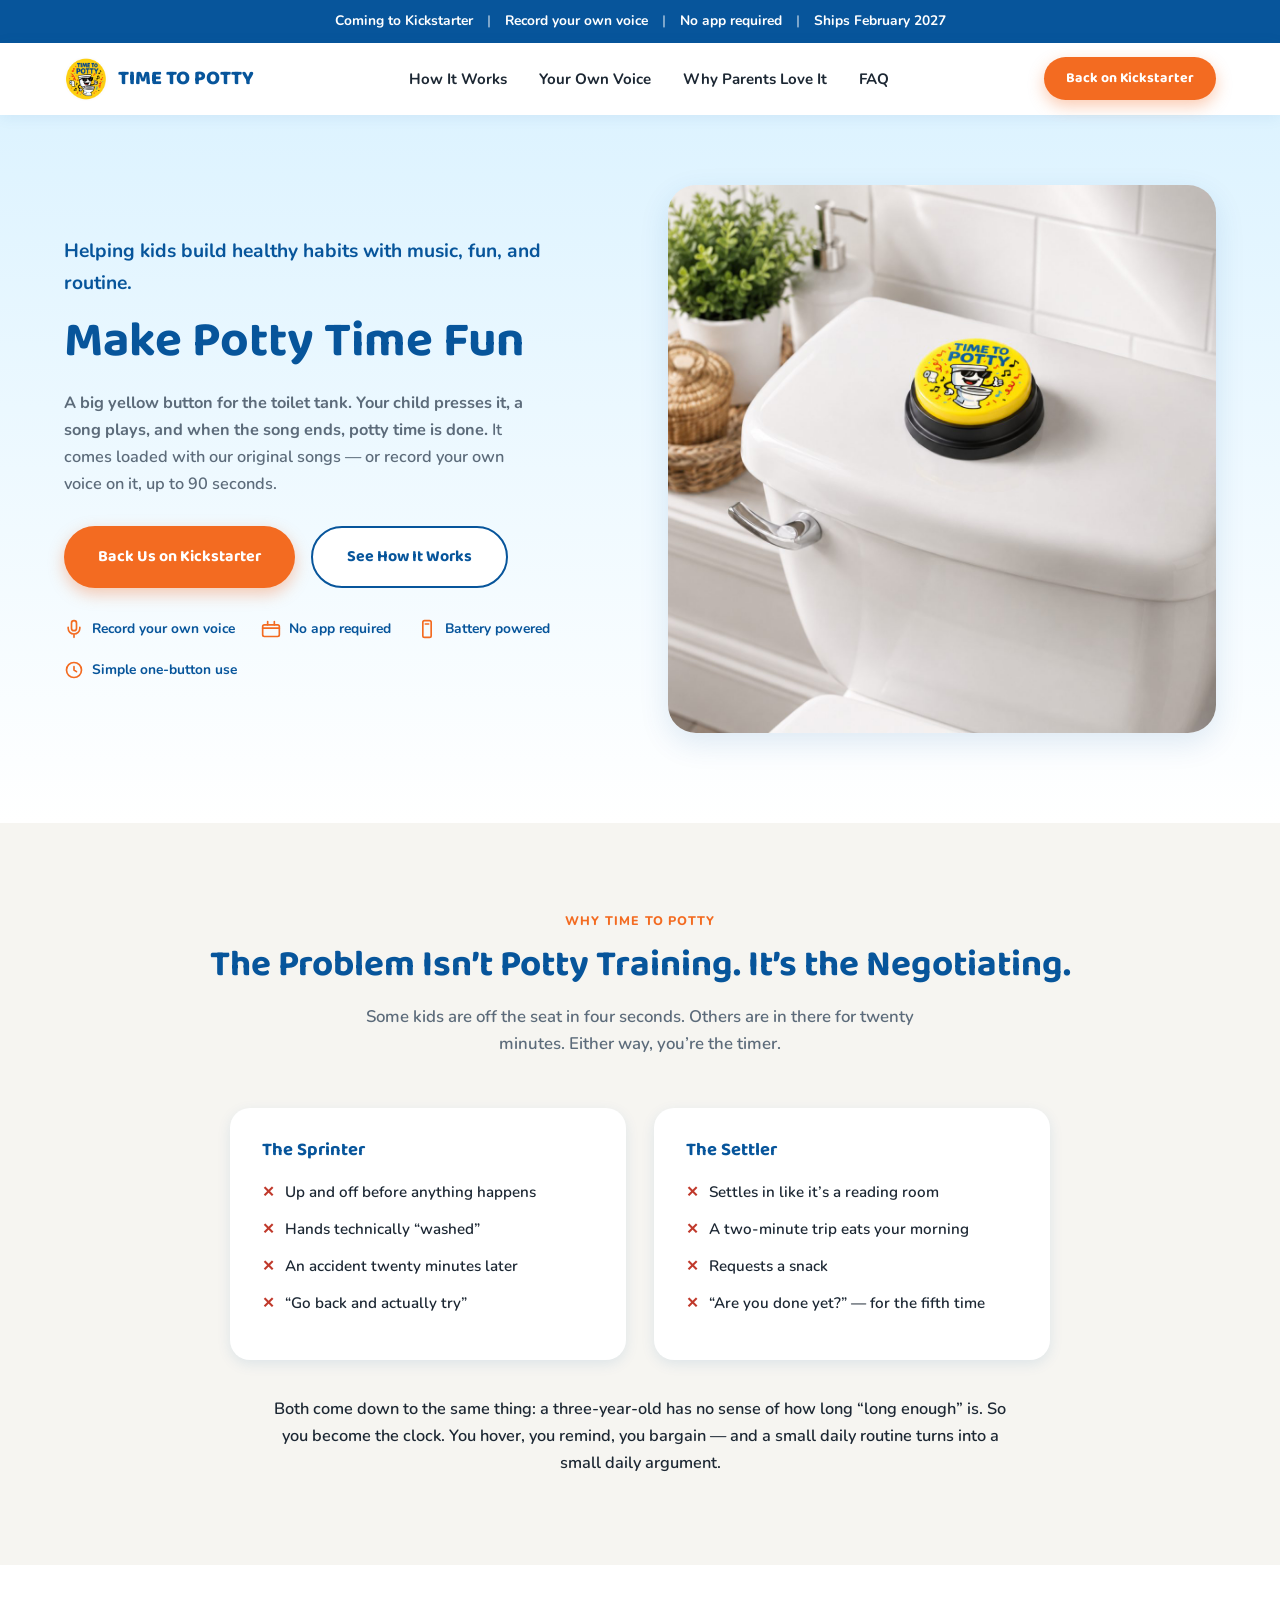
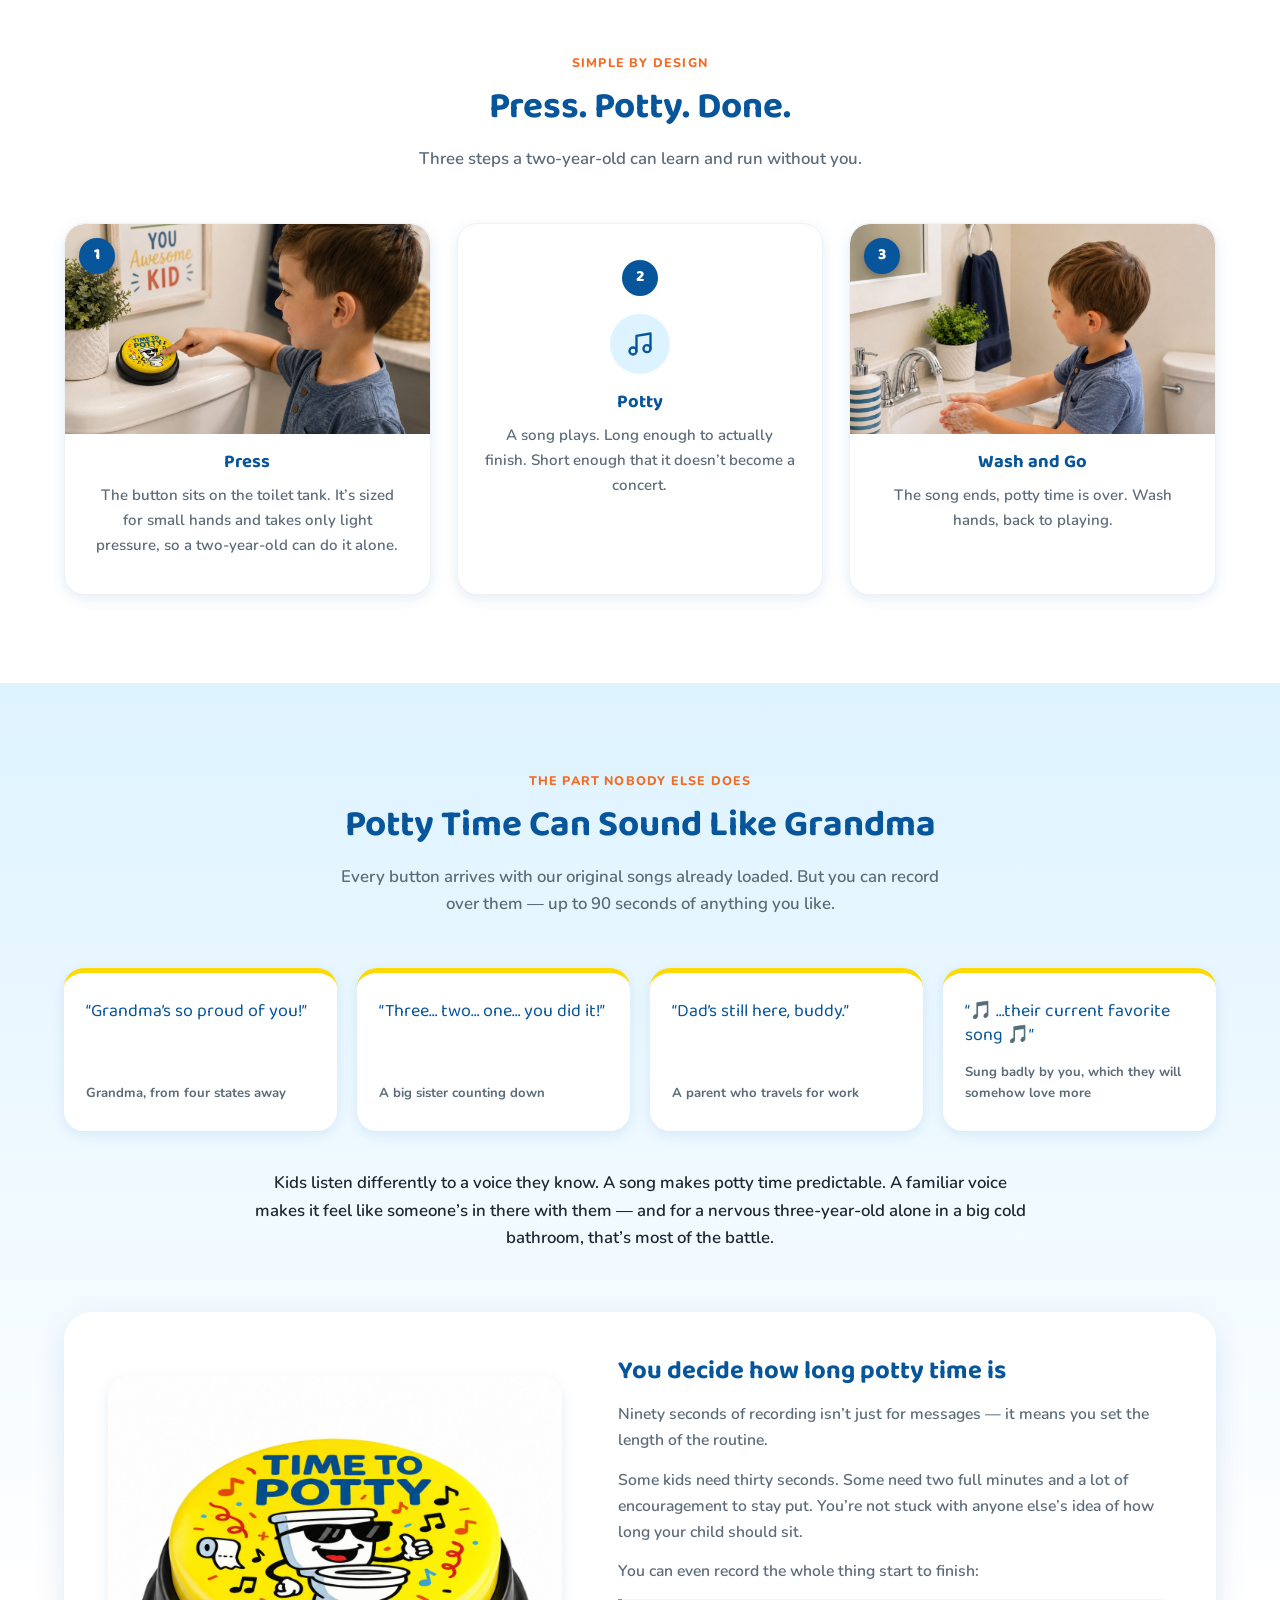
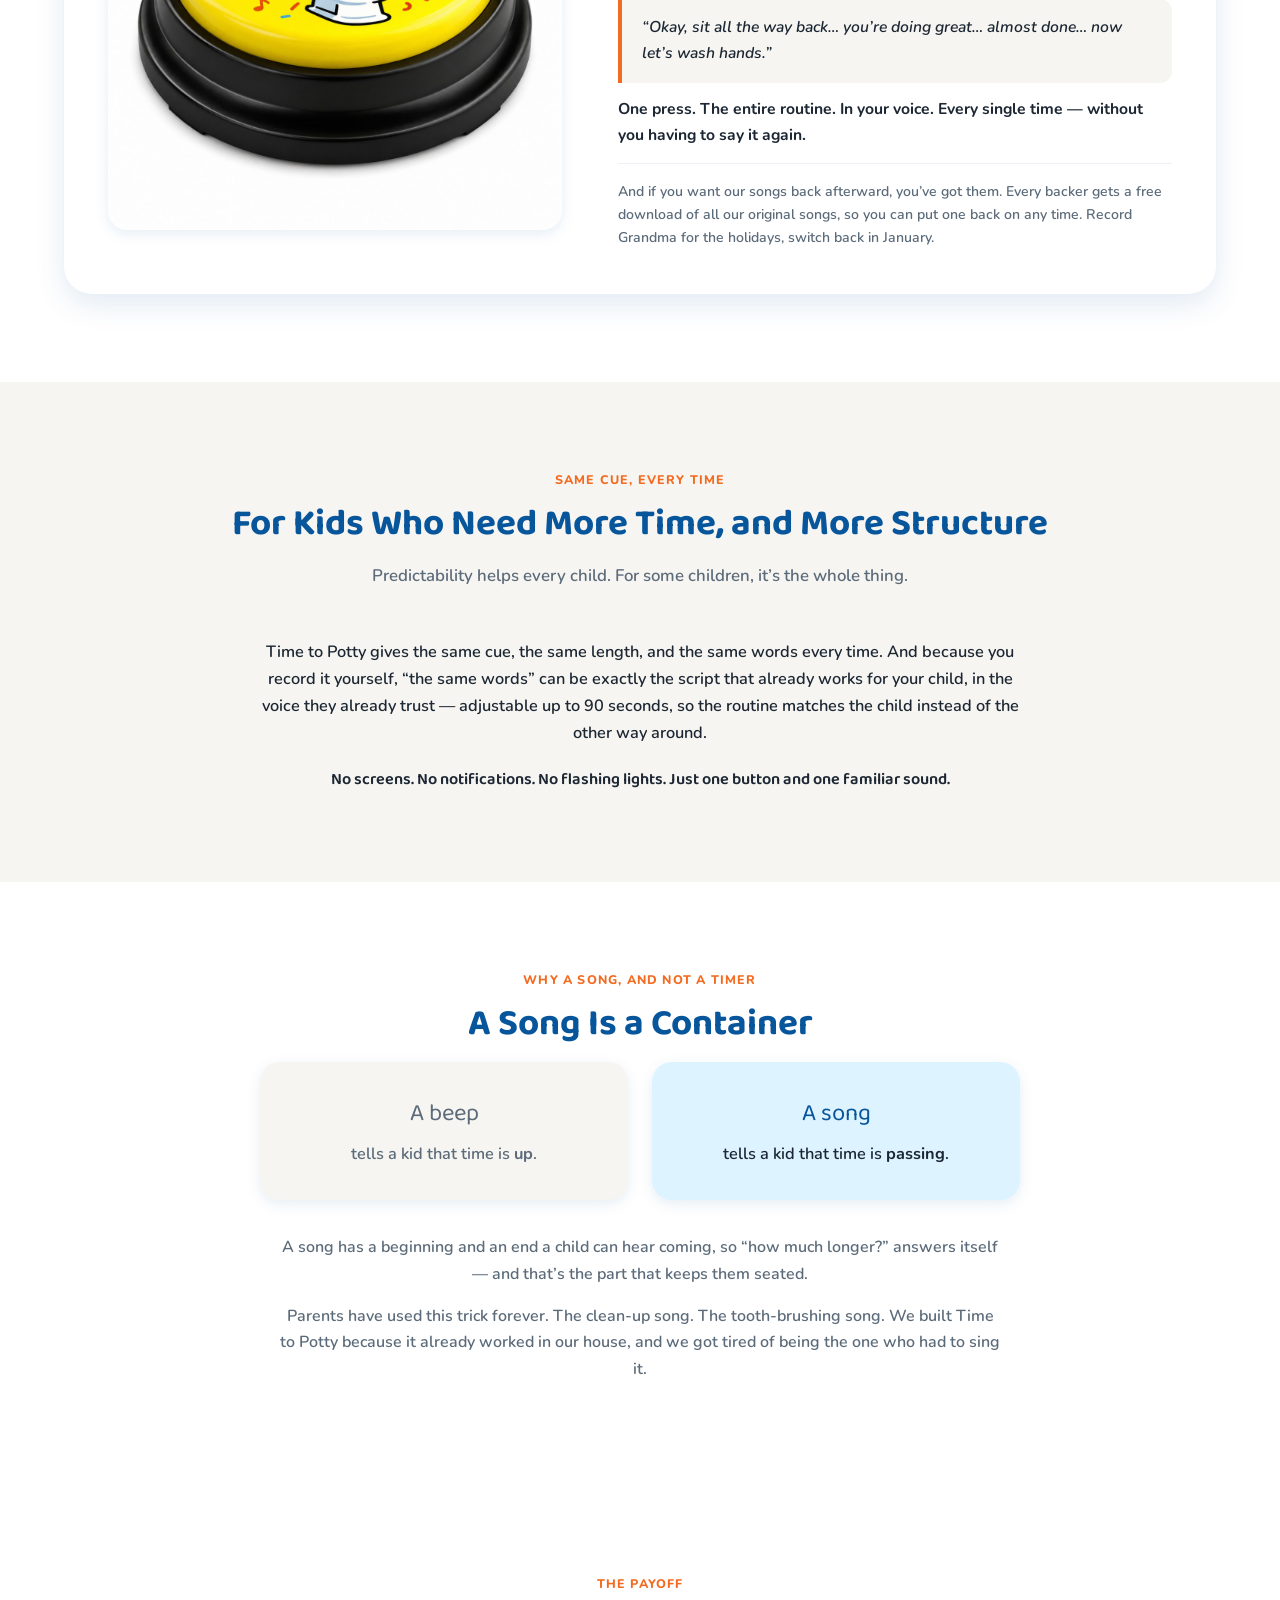
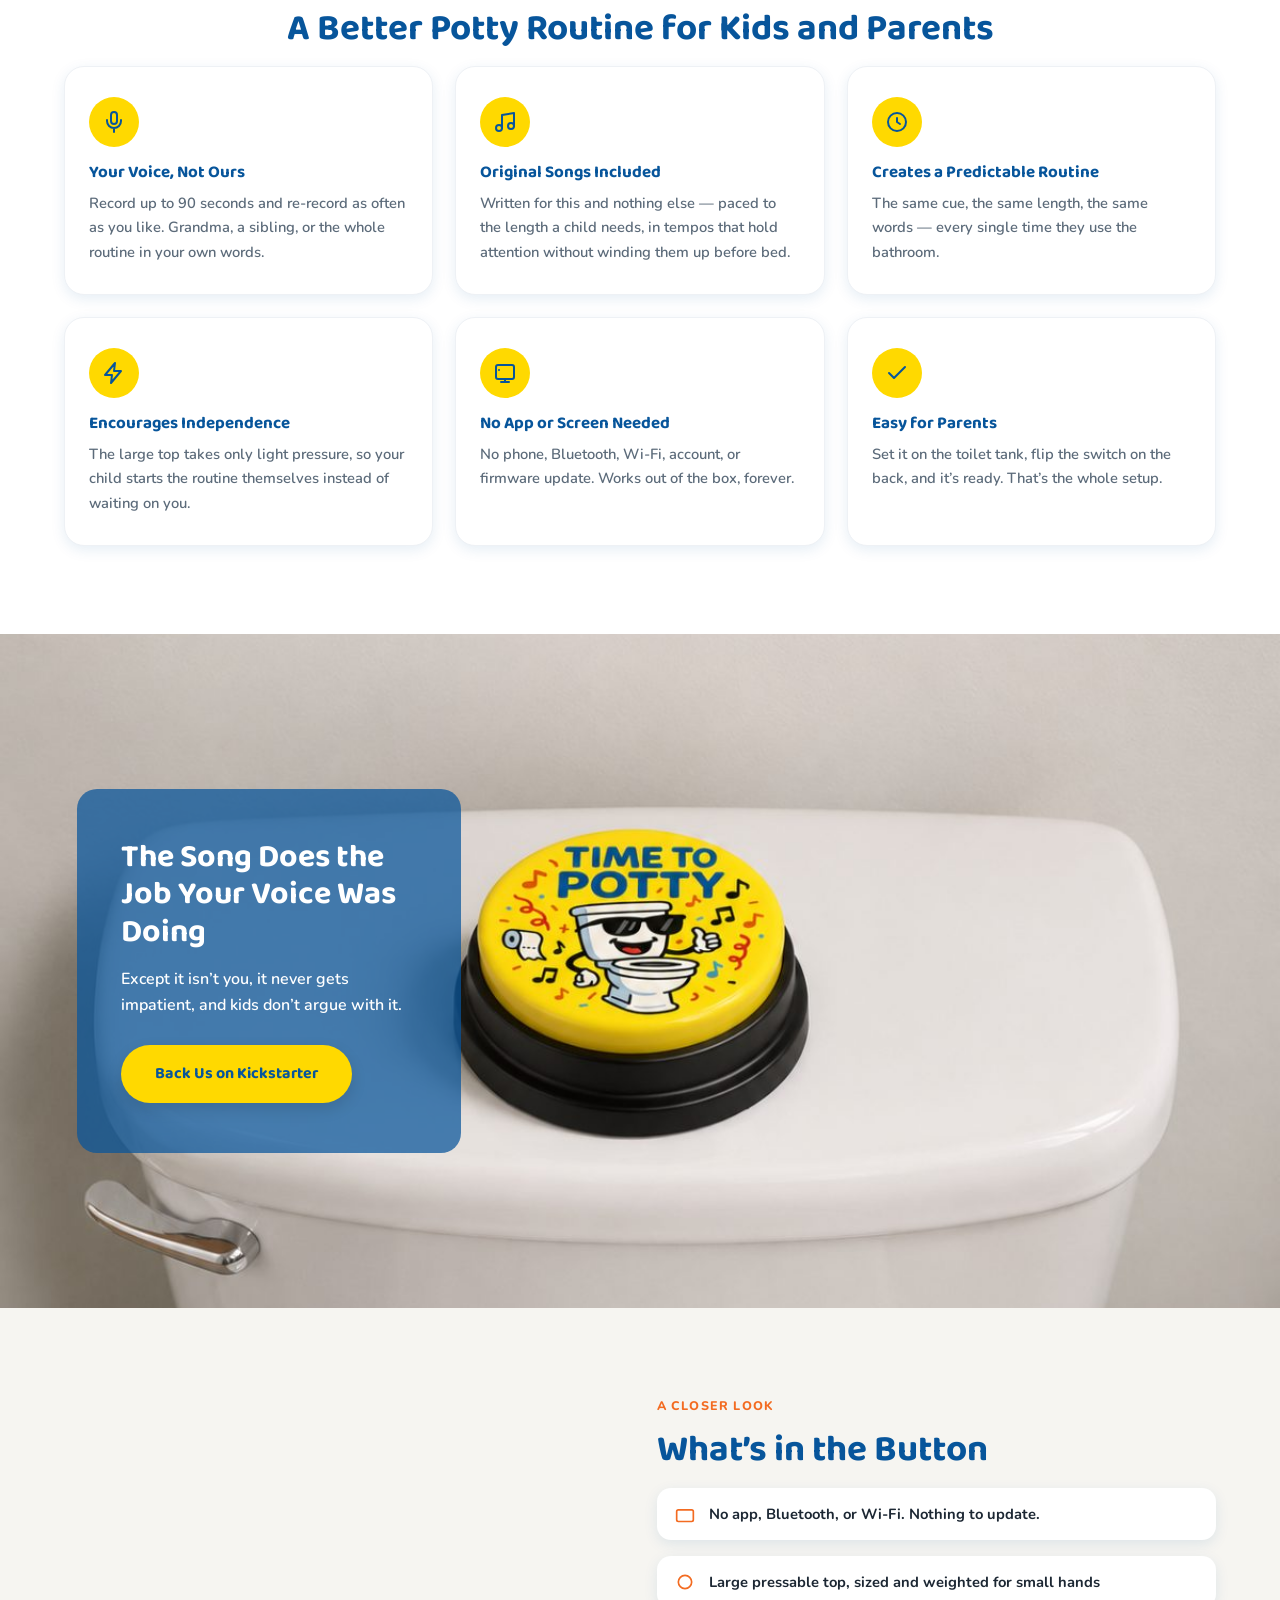
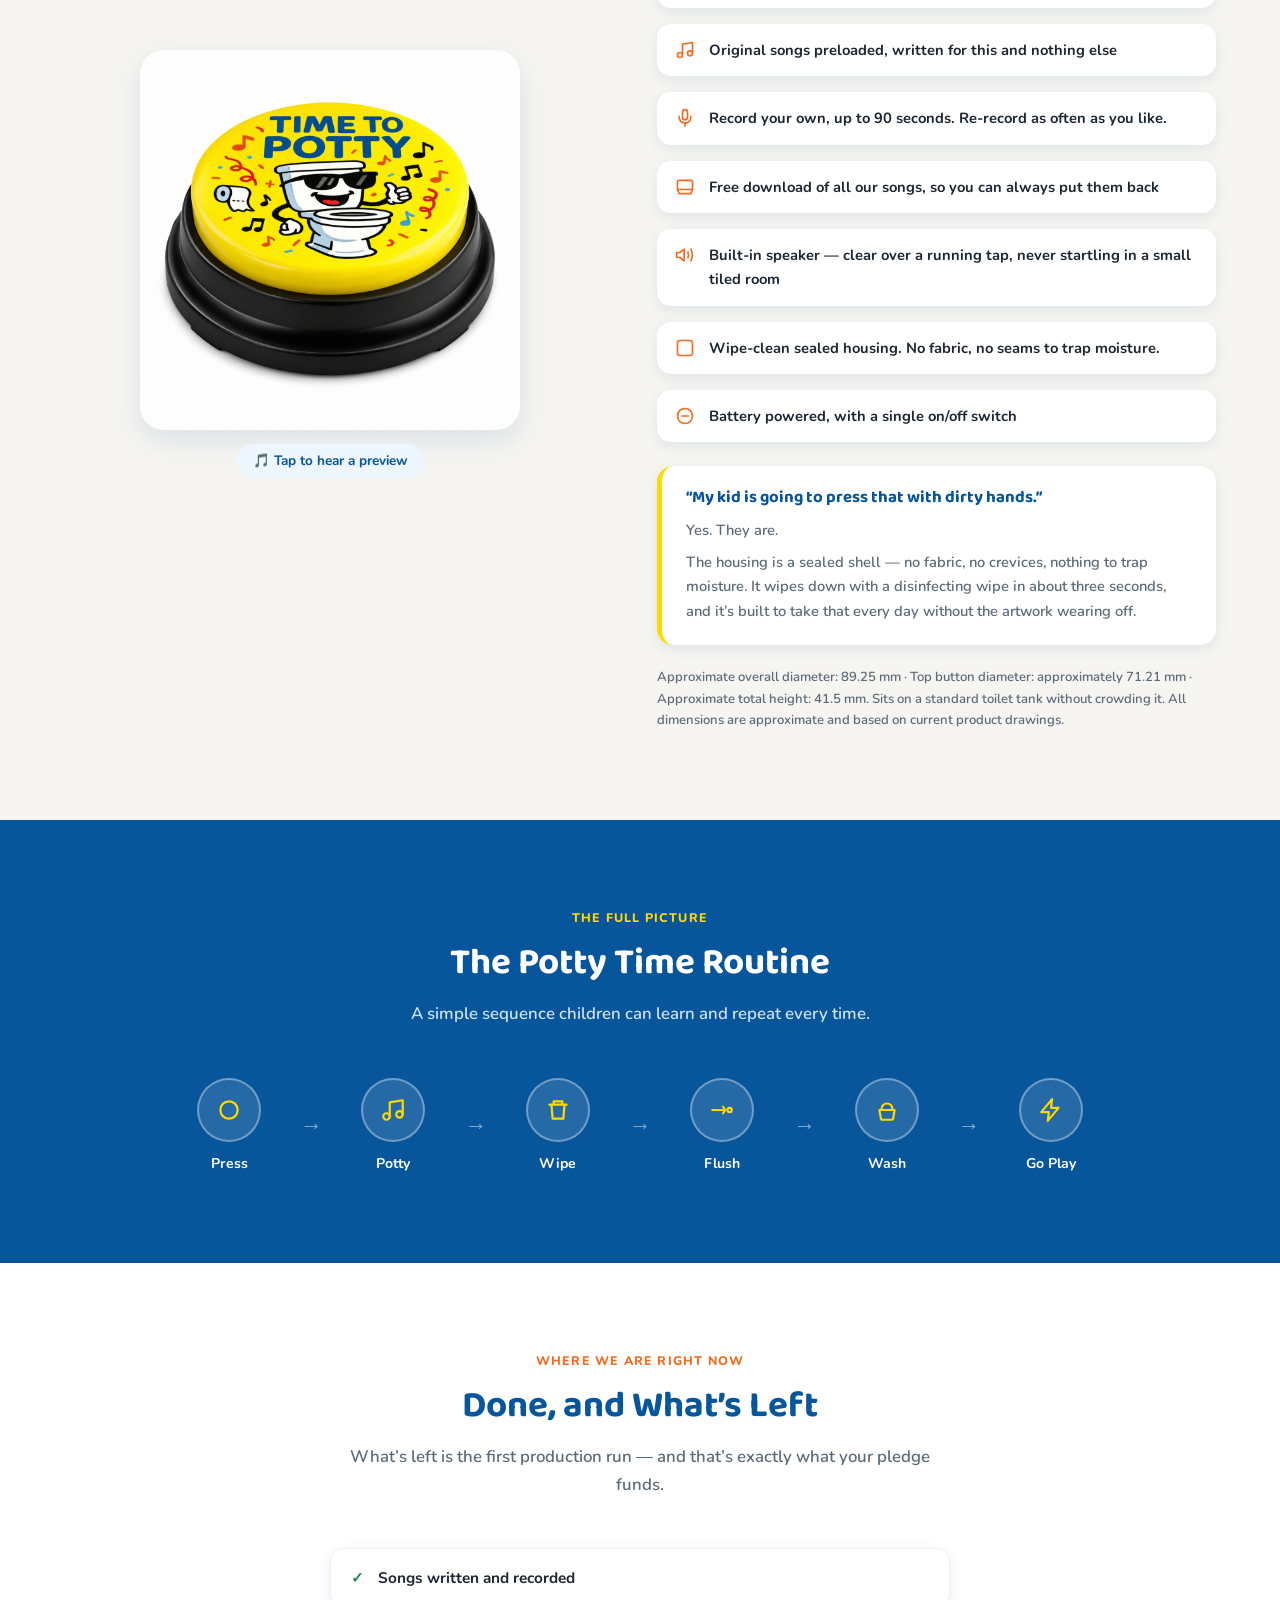
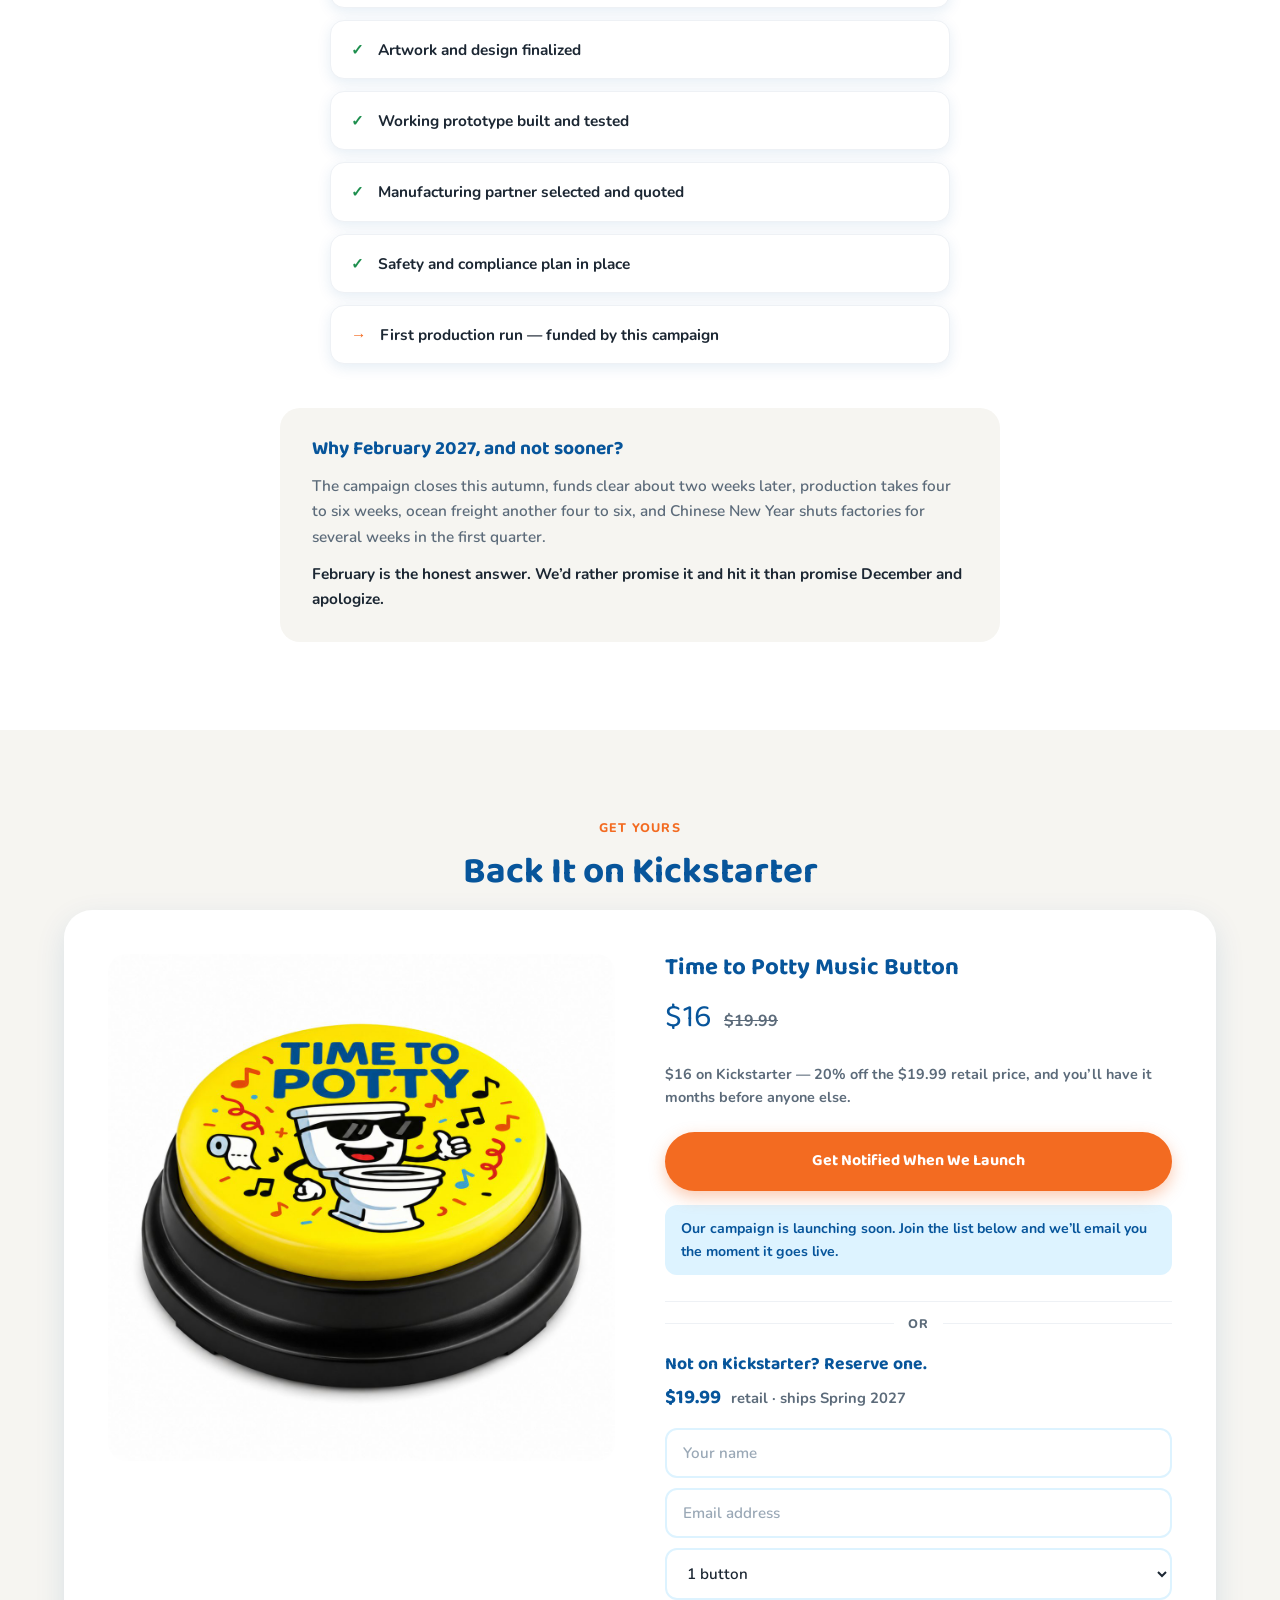
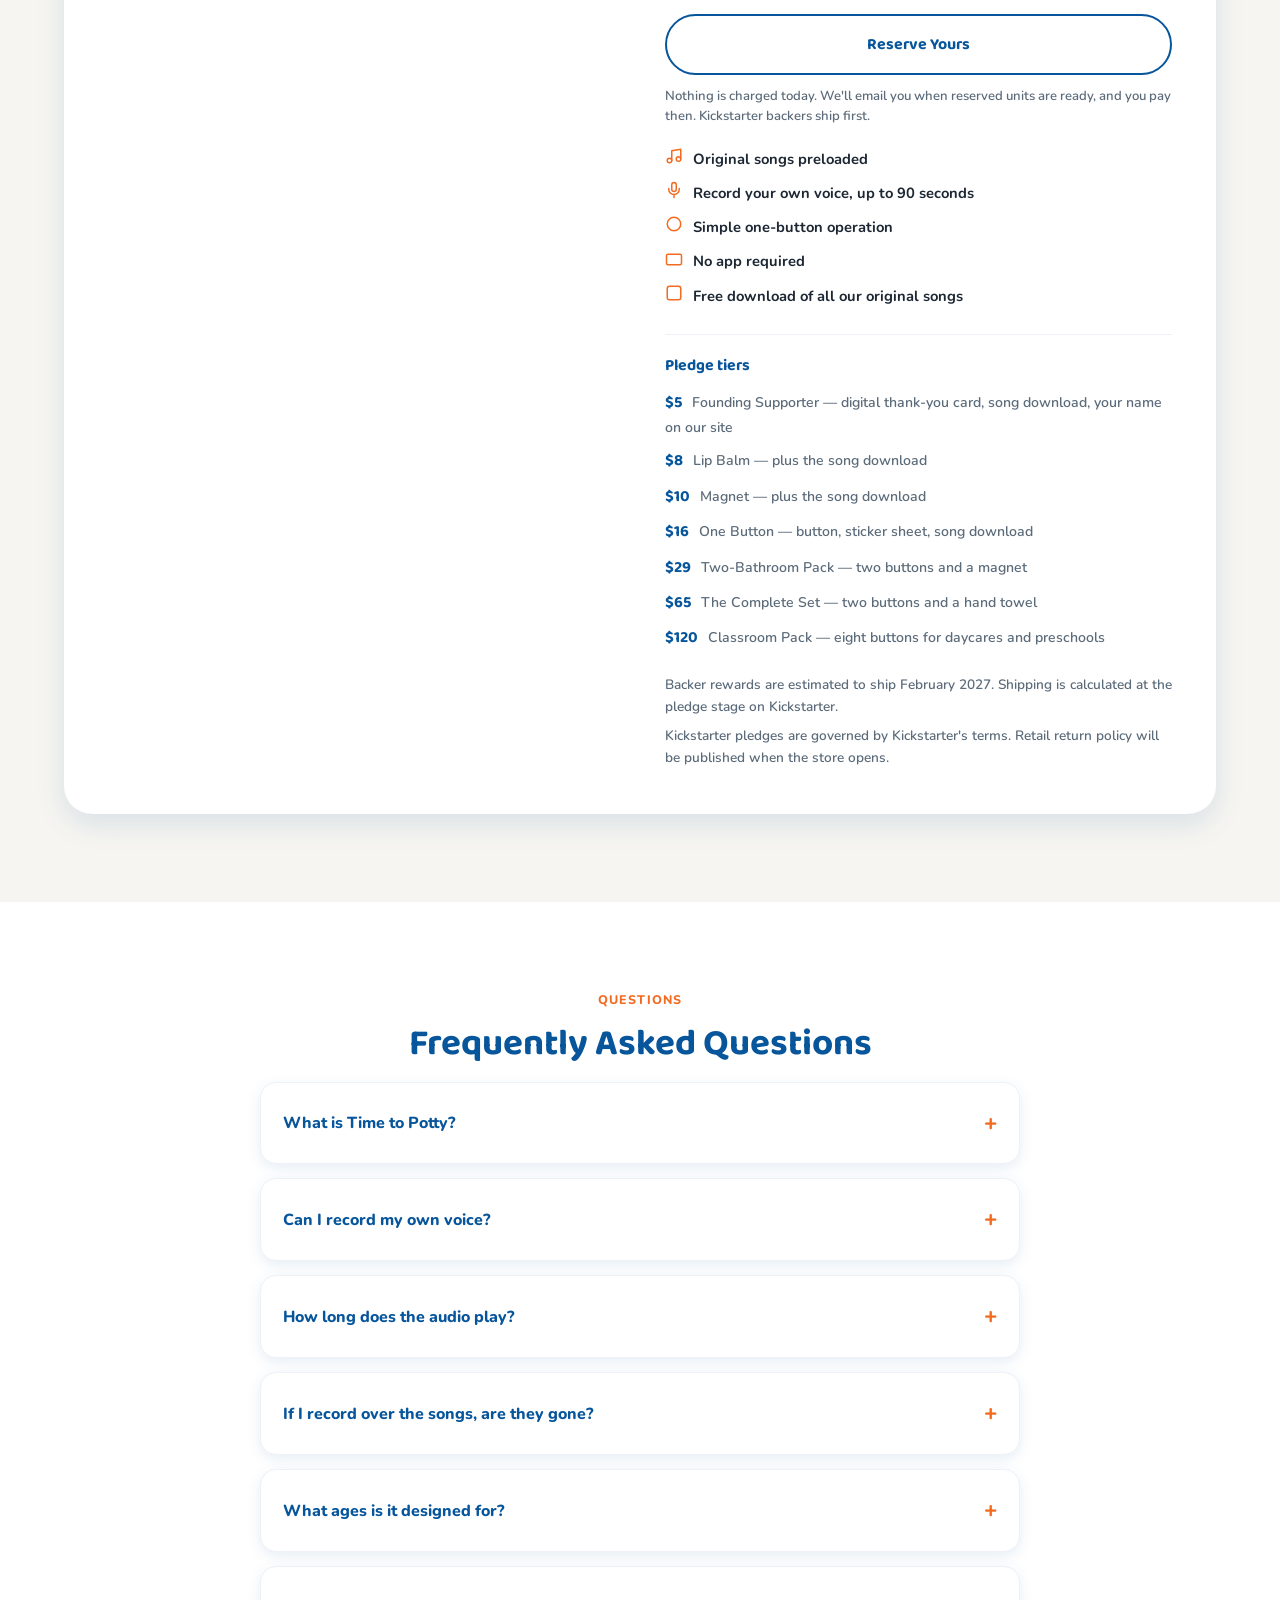
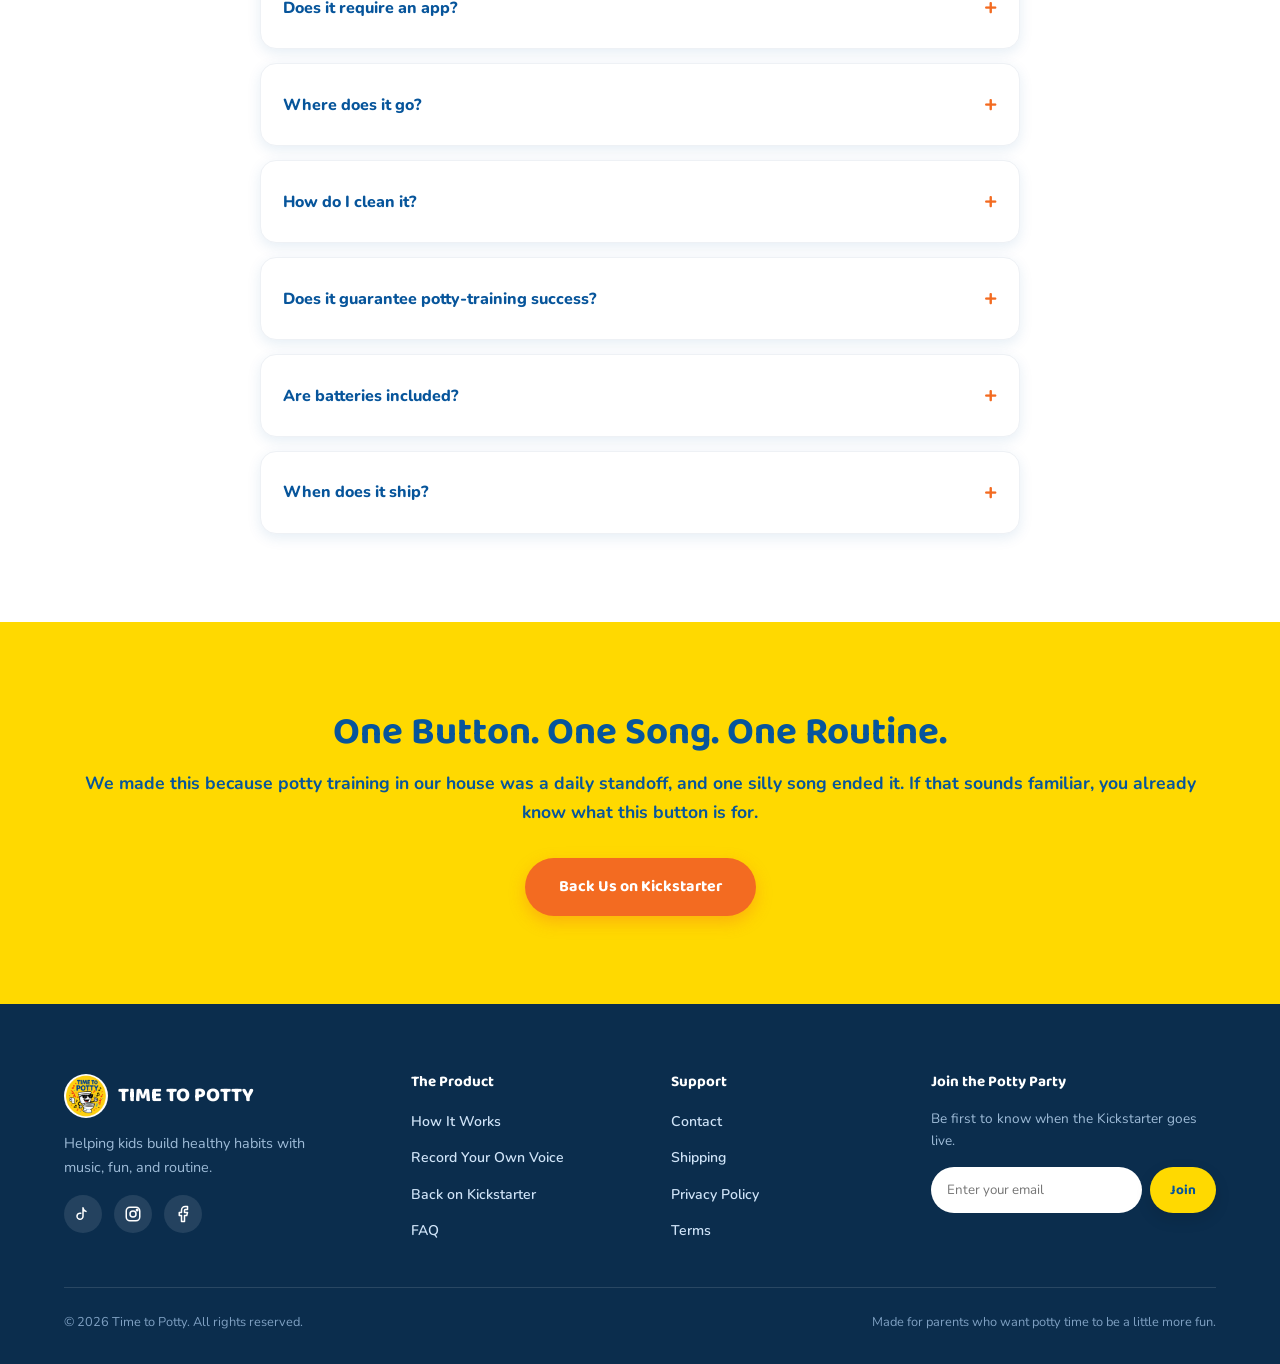
<file: index.html>
<!DOCTYPE html>
<html lang="en">
<head>
<meta charset="UTF-8">
<meta name="viewport" content="width=device-width, initial-scale=1.0">
<title>Time to Potty | The Potty Button You Can Record Your Own Voice On</title>
<meta name="description" content="A big yellow button for the toilet tank. Your child presses it, a song plays, and when the song ends potty time is done. Comes loaded with our original songs — or record your own voice, up to 90 seconds. No app, no Wi-Fi, no screens.">
<meta name="theme-color" content="#07559B">

<!-- Canonical: timetopotty.com and www.timetopotty.com both resolve, so this
     tells search engines which one counts. Without it the two are treated as
     duplicate sites and ranking signals are split between them. -->
<link rel="canonical" href="https://timetopotty.com/">

<meta property="og:title" content="Time to Potty | Potty time can sound like Grandma">
<meta property="og:description" content="Press the button, a song plays, and when it ends potty time is over. Record your own voice on it — up to 90 seconds. No app, no Bluetooth, no screens.">
<meta property="og:image" content="https://timetopotty.com/time-to-potty-hero.jpg">
<meta property="og:image:width" content="1200">
<meta property="og:image:height" content="1200">
<meta property="og:image:alt" content="Time to Potty music button on a toilet tank in a bright bathroom">
<meta property="og:url" content="https://timetopotty.com/">
<meta property="og:site_name" content="Time to Potty">
<meta property="og:type" content="website">

<meta name="twitter:card" content="summary_large_image">
<meta name="twitter:title" content="Time to Potty | Potty time can sound like Grandma">
<meta name="twitter:description" content="Press the button, a song plays, and when it ends potty time is over. Record your own voice on it — up to 90 seconds. No app, no Bluetooth, no screens.">
<meta name="twitter:image" content="https://timetopotty.com/time-to-potty-hero.jpg">
<link rel="icon" href="logo-badge.png" type="image/png">
<link rel="preconnect" href="https://fonts.googleapis.com">
<link href="https://fonts.googleapis.com/css2?family=Baloo+2:wght@500;600;700;800&family=Nunito:wght@400;600;700;800&display=swap" rel="stylesheet">
<link rel="stylesheet" href="style.css">
<script src="data.js" defer></script>
<script src="script.js" defer></script>
<script type="application/ld+json">
{
  "@context": "https://schema.org",
  "@type": "Product",
  "name": "Time to Potty Music Button",
  "image": "time-to-potty-product-front.jpg",
  "description": "A battery-powered music button for the toilet tank. Press it and a song plays; when the song ends, potty time is over. Comes preloaded with original songs, and parents can record their own voice for up to 90 seconds. No app, Bluetooth, or Wi-Fi required.",
  "brand": { "@type": "Brand", "name": "Time to Potty" },
  "offers": {
    "@type": "Offer",
    "priceCurrency": "USD",
    "price": "19.99",
    "availability": "https://schema.org/PreOrder"
  }
}
</script>
<script type="application/ld+json">
{
  "@context": "https://schema.org",
  "@type": "FAQPage",
  "mainEntity": [
    {"@type":"Question","name":"What is Time to Potty?","acceptedAnswer":{"@type":"Answer","text":"Time to Potty is a big yellow button that sits on the toilet tank. Your child presses it, a song plays, and when the song ends, potty time is over. It gives children a routine they can follow without a parent standing in the hallway asking if they are done."}},
    {"@type":"Question","name":"Can I record my own voice?","acceptedAnswer":{"@type":"Answer","text":"Yes. Every button comes loaded with our original songs, and you can record over them with up to 90 seconds of anything you like — a grandparent, a sibling, or the whole potty routine in your own words. You can re-record as often as you want."}},
    {"@type":"Question","name":"How long does the audio play?","acceptedAnswer":{"@type":"Answer","text":"Our preloaded songs are written to match the length a child actually needs. If you record your own audio, you set the length yourself, up to 90 seconds."}},
    {"@type":"Question","name":"If I record over the songs, are they gone?","acceptedAnswer":{"@type":"Answer","text":"No. Every backer gets a free download of all our original songs, so you can put one back on the button any time."}},
    {"@type":"Question","name":"What ages is it designed for?","acceptedAnswer":{"@type":"Answer","text":"It is designed for toddlers and young children who are learning bathroom routines, roughly ages 2 to 7."}},
    {"@type":"Question","name":"Does it require an app?","acceptedAnswer":{"@type":"Answer","text":"No. There is no app, no Bluetooth, no Wi-Fi, no account, and no firmware to update. It works out of the box and keeps working."}},
    {"@type":"Question","name":"How do I clean it?","acceptedAnswer":{"@type":"Answer","text":"The housing is a sealed shell with no fabric and no crevices to trap moisture. It wipes down with a disinfecting wipe in about three seconds and is built to take that every day without the artwork wearing off. It is not waterproof, so keep it out of direct water."}},
    {"@type":"Question","name":"Does it guarantee potty-training success?","acceptedAnswer":{"@type":"Answer","text":"No. It is a routine-support product, not a training program. Every child develops at their own pace."}},
    {"@type":"Question","name":"When does it ship?","acceptedAnswer":{"@type":"Answer","text":"Backer rewards are estimated to ship February 2027. The campaign closes this autumn, funds clear about two weeks later, production takes four to six weeks, ocean freight another four to six, and factories close for several weeks around Chinese New Year."}}
  ]
}
</script>
<script type="application/ld+json">
{
  "@context": "https://schema.org",
  "@type": "Organization",
  "name": "Time to Potty",
  "url": "https://timetopotty.com/",
  "logo": "https://timetopotty.com/logo-badge.png",
  "description": "Time to Potty makes a music button for the toilet tank that helps children build a simple, predictable potty routine.",
  "email": "hello@timetopotty.com",
  "sameAs": [
    "https://www.facebook.com/TimeToPottyButton",
    "https://instagram.com/timetopotty",
    "https://tiktok.com/@timetopotty"
  ]
}
</script>
<script type="application/ld+json">
{
  "@context": "https://schema.org",
  "@type": "WebSite",
  "name": "Time to Potty",
  "url": "https://timetopotty.com/"
}
</script>
</head>
<body>
<a class="skip-link" href="#main">Skip to content</a>

<div class="announce">Coming to Kickstarter <span class="sep">|</span> Record your own voice <span class="sep">|</span> No app required <span class="sep">|</span> Ships February 2027</div>

<header class="site">
  <div class="wrap">
    <a href="#top" class="logo"><img src="logo-badge.png" alt="Time to Potty logo"> TIME TO POTTY</a>
    <nav class="desktop-nav" aria-label="Primary">
      <ul>
        <li><a href="#how-it-works">How It Works</a></li>
        <li><a href="#your-voice">Your Own Voice</a></li>
        <li><a href="#why-parents-love-it">Why Parents Love It</a></li>
        <li><a href="#faq">FAQ</a></li>
      </ul>
    </nav>
    <div class="header-actions">
      <a href="#purchase" id="cta-shop-header" class="btn" style="padding:10px 22px;font-size:.88rem;">Back on Kickstarter</a>
      <button class="menu-toggle" id="menuToggle" aria-label="Toggle menu" aria-expanded="false"><span></span><span></span><span></span></button>
    </div>
  </div>
  <nav class="mobile-nav" id="mobileNav" aria-label="Mobile">
    <a href="#how-it-works">How It Works</a>
    <a href="#your-voice">Your Own Voice</a>
    <a href="#why-parents-love-it">Why Parents Love It</a>
    <a href="#faq">FAQ</a>
    <a href="#purchase">Back on Kickstarter</a>
  </nav>
</header>

<main id="main">
<div id="top"></div>

<section class="hero" aria-label="Introduction">
  <div class="wrap">
    <div>
      <p class="lede">Helping kids build healthy habits with music, fun, and routine.</p>
      <h1>Make Potty Time Fun</h1>
      <p class="support"><strong>A big yellow button for the toilet tank. Your child presses it, a song plays, and when the song ends, potty time is done.</strong> It comes loaded with our original songs — or record your own voice on it, up to 90 seconds.</p>
      <div class="hero-ctas">
        <a href="#purchase" id="cta-shop-hero" class="btn">Back Us on Kickstarter</a>
        <a href="#how-it-works" id="cta-how-it-works-hero" class="btn secondary">See How It Works</a>
      </div>
      <div class="trust-row">
        <span><svg viewBox="0 0 24 24" fill="none" stroke-width="2" stroke-linecap="round" stroke-linejoin="round"><path d="M12 2a3 3 0 0 0-3 3v6a3 3 0 0 0 6 0V5a3 3 0 0 0-3-3Z"/><path d="M19 10v1a7 7 0 0 1-14 0v-1M12 18v4"/></svg>Record your own voice</span>
        <span><svg viewBox="0 0 24 24" fill="none" stroke-width="2" stroke-linecap="round" stroke-linejoin="round"><rect x="2" y="7" width="20" height="14" rx="2"/><path d="M16 3v4M8 3v4M2 11h20"/></svg>No app required</span>
        <span><svg viewBox="0 0 24 24" fill="none" stroke-width="2" stroke-linecap="round" stroke-linejoin="round"><rect x="7" y="2" width="10" height="20" rx="2"/><path d="M10 6h4"/></svg>Battery powered</span>
        <span><svg viewBox="0 0 24 24" fill="none" stroke-width="2" stroke-linecap="round" stroke-linejoin="round"><circle cx="12" cy="12" r="9"/><path d="M12 8v4l3 2"/></svg>Simple one-button use</span>
      </div>
    </div>
    <div class="hero-image">
      <img src="time-to-potty-hero.jpg" alt="Time to Potty music button sitting on the tank of a clean, modern white toilet in a bright bathroom" width="1200" height="1200" fetchpriority="high">
    </div>
  </div>
</section>

<section class="problem" aria-label="The problem">
  <div class="wrap">
    <span class="section-label">Why Time to Potty</span>
    <h2 class="section-title">The Problem Isn’t Potty Training. It’s the Negotiating.</h2>
    <p class="section-sub">Some kids are off the seat in four seconds. Others are in there for twenty minutes. Either way, you’re the timer.</p>
    <div class="compare">
      <div class="compare-card before">
        <h3>The Sprinter</h3>
        <ul>
          <li>Up and off before anything happens</li>
          <li>Hands technically “washed”</li>
          <li>An accident twenty minutes later</li>
          <li>“Go back and actually try”</li>
        </ul>
      </div>
      <div class="compare-card before">
        <h3>The Settler</h3>
        <ul>
          <li>Settles in like it’s a reading room</li>
          <li>A two-minute trip eats your morning</li>
          <li>Requests a snack</li>
          <li>“Are you done yet?” — for the fifth time</li>
        </ul>
      </div>
    </div>
    <p class="problem-note">Both come down to the same thing: a three-year-old has no sense of how long “long enough” is. So you become the clock. You hover, you remind, you bargain — and a small daily routine turns into a small daily argument.</p>
  </div>
</section>

<section class="how" id="how-it-works" aria-label="How it works">
  <div class="wrap">
    <span class="section-label">Simple by Design</span>
    <h2 class="section-title">Press. Potty. Done.</h2>
    <p class="section-sub">Three steps a two-year-old can learn and run without you.</p>
    <div class="steps3">
      <div class="step-card step-card-photo">
        <img class="step-photo" src="time-to-potty-step-press.jpg" alt="A young boy pressing the Time to Potty button on top of a toilet tank" width="1200" height="1200" loading="lazy">
        <div class="step-num">1</div>
        <h3>Press</h3>
        <p>The button sits on the toilet tank. It’s sized for small hands and takes only light pressure, so a two-year-old can do it alone.</p>
      </div>
      <div class="step-card">
        <div class="step-num">2</div>
        <div class="step-icon"><svg viewBox="0 0 24 24" fill="none" stroke-width="2" stroke-linecap="round" stroke-linejoin="round"><path d="M9 18V5l12-2v13"/><circle cx="6" cy="18" r="3"/><circle cx="18" cy="16" r="3"/></svg></div>
        <h3>Potty</h3>
        <p>A song plays. Long enough to actually finish. Short enough that it doesn’t become a concert.</p>
      </div>
      <div class="step-card step-card-photo">
        <img class="step-photo" src="time-to-potty-step-wash.jpg" alt="A young boy washing his hands with soap at the bathroom sink" width="1200" height="960" loading="lazy">
        <div class="step-num">3</div>
        <h3>Wash and Go</h3>
        <p>The song ends, potty time is over. Wash hands, back to playing.</p>
      </div>
    </div>
  </div>
</section>

<section class="voice" id="your-voice" aria-label="Record your own voice">
  <div class="wrap">
    <span class="section-label">The Part Nobody Else Does</span>
    <h2 class="section-title">Potty Time Can Sound Like Grandma</h2>
    <p class="section-sub">Every button arrives with our original songs already loaded. But you can record over them — up to 90 seconds of anything you like.</p>

    <div class="voice-quotes">
      <blockquote class="voice-quote">
        <p>“Grandma’s so proud of you!”</p>
        <cite>Grandma, from four states away</cite>
      </blockquote>
      <blockquote class="voice-quote">
        <p>“Three… two… one… you did it!”</p>
        <cite>A big sister counting down</cite>
      </blockquote>
      <blockquote class="voice-quote">
        <p>“Dad’s still here, buddy.”</p>
        <cite>A parent who travels for work</cite>
      </blockquote>
      <blockquote class="voice-quote">
        <p>“🎵 …their current favorite song 🎵”</p>
        <cite>Sung badly by you, which they will somehow love more</cite>
      </blockquote>
    </div>

    <p class="voice-close">Kids listen differently to a voice they know. A song makes potty time predictable. A familiar voice makes it feel like someone’s in there with them — and for a nervous three-year-old alone in a big cold bathroom, that’s most of the battle.</p>

    <div class="voice-split">
      <div class="voice-split-media">
        <img src="time-to-potty-product-front.jpg" alt="Close-up of the Time to Potty music button showing the yellow top, printed artwork, and black base" width="1200" height="1200" loading="lazy">
      </div>
      <div>
        <h3 class="voice-h3">You decide how long potty time is</h3>
        <p>Ninety seconds of recording isn’t just for messages — it means you set the length of the routine.</p>
        <p>Some kids need thirty seconds. Some need two full minutes and a lot of encouragement to stay put. You’re not stuck with anyone else’s idea of how long your child should sit.</p>
        <p>You can even record the whole thing start to finish:</p>
        <p class="voice-script">“Okay, sit all the way back… you’re doing great… almost done… now let’s wash hands.”</p>
        <p><strong>One press. The entire routine. In your voice. Every single time — without you having to say it again.</strong></p>
        <p class="voice-reassure">And if you want our songs back afterward, you’ve got them. Every backer gets a free download of all our original songs, so you can put one back on any time. Record Grandma for the holidays, switch back in January.</p>
      </div>
    </div>
  </div>
</section>

<section class="structure" id="structure" aria-label="For children who need more structure">
  <div class="wrap">
    <span class="section-label">Same Cue, Every Time</span>
    <h2 class="section-title">For Kids Who Need More Time, and More Structure</h2>
    <p class="section-sub">Predictability helps every child. For some children, it’s the whole thing.</p>
    <div class="structure-body">
      <p>Time to Potty gives the same cue, the same length, and the same words every time. And because you record it yourself, “the same words” can be exactly the script that already works for your child, in the voice they already trust — adjustable up to 90 seconds, so the routine matches the child instead of the other way around.</p>
      <p class="structure-emph">No screens. No notifications. No flashing lights. Just one button and one familiar sound.</p>
    </div>
  </div>
</section>

<section class="song-vs" aria-label="Why a song instead of a timer">
  <div class="wrap">
    <span class="section-label">Why a Song, and Not a Timer</span>
    <h2 class="section-title">A Song Is a Container</h2>
    <div class="vs-row">
      <div class="vs-card vs-bad">
        <div class="vs-label">A beep</div>
        <p>tells a kid that time is <strong>up</strong>.</p>
      </div>
      <div class="vs-card vs-good">
        <div class="vs-label">A song</div>
        <p>tells a kid that time is <strong>passing</strong>.</p>
      </div>
    </div>
    <p class="vs-note">A song has a beginning and an end a child can hear coming, so “how much longer?” answers itself — and that’s the part that keeps them seated.</p>
    <p class="vs-note">Parents have used this trick forever. The clean-up song. The tooth-brushing song. We built Time to Potty because it already worked in our house, and we got tired of being the one who had to sing it.</p>
  </div>
</section>

<section class="benefits" id="why-parents-love-it" aria-label="Benefits">
  <div class="wrap">
    <span class="section-label">The Payoff</span>
    <h2 class="section-title">A Better Potty Routine for Kids and Parents</h2>
    <div class="benefits-grid">
      <div class="benefit-card">
        <div class="icon-circle"><svg viewBox="0 0 24 24" fill="none" stroke-width="2" stroke-linecap="round" stroke-linejoin="round"><path d="M12 2a3 3 0 0 0-3 3v6a3 3 0 0 0 6 0V5a3 3 0 0 0-3-3Z"/><path d="M19 10v1a7 7 0 0 1-14 0v-1M12 18v4"/></svg></div>
        <h3>Your Voice, Not Ours</h3>
        <p>Record up to 90 seconds and re-record as often as you like. Grandma, a sibling, or the whole routine in your own words.</p>
      </div>
      <div class="benefit-card">
        <div class="icon-circle"><svg viewBox="0 0 24 24" fill="none" stroke-width="2" stroke-linecap="round" stroke-linejoin="round"><path d="M9 18V5l12-2v13"/><circle cx="6" cy="18" r="3"/><circle cx="18" cy="16" r="3"/></svg></div>
        <h3>Original Songs Included</h3>
        <p>Written for this and nothing else — paced to the length a child needs, in tempos that hold attention without winding them up before bed.</p>
      </div>
      <div class="benefit-card">
        <div class="icon-circle"><svg viewBox="0 0 24 24" fill="none" stroke-width="2" stroke-linecap="round" stroke-linejoin="round"><circle cx="12" cy="12" r="9"/><path d="M12 8v4l3 2"/></svg></div>
        <h3>Creates a Predictable Routine</h3>
        <p>The same cue, the same length, the same words — every single time they use the bathroom.</p>
      </div>
      <div class="benefit-card">
        <div class="icon-circle"><svg viewBox="0 0 24 24" fill="none" stroke-width="2" stroke-linecap="round" stroke-linejoin="round"><path d="M13 2 3 14h7l-1 8 10-12h-7l1-8Z"/></svg></div>
        <h3>Encourages Independence</h3>
        <p>The large top takes only light pressure, so your child starts the routine themselves instead of waiting on you.</p>
      </div>
      <div class="benefit-card">
        <div class="icon-circle"><svg viewBox="0 0 24 24" fill="none" stroke-width="2" stroke-linecap="round" stroke-linejoin="round"><rect x="3" y="4" width="18" height="14" rx="2"/><path d="M8 21h8M12 18v3"/><line x1="6" y1="9" x2="6" y2="9.01"/></svg></div>
        <h3>No App or Screen Needed</h3>
        <p>No phone, Bluetooth, Wi-Fi, account, or firmware update. Works out of the box, forever.</p>
      </div>
      <div class="benefit-card">
        <div class="icon-circle"><svg viewBox="0 0 24 24" fill="none" stroke-width="2" stroke-linecap="round" stroke-linejoin="round"><path d="M20 6 9 17l-5-5"/></svg></div>
        <h3>Easy for Parents</h3>
        <p>Set it on the toilet tank, flip the switch on the back, and it’s ready. That’s the whole setup.</p>
      </div>
    </div>
  </div>
</section>

<section class="lifestyle" aria-label="Bring Time to Potty home">
  <div class="lifestyle-media">
    <img src="time-to-potty-bathroom-lifestyle.jpg" alt="Time to Potty music button placed on a toilet tank in a bright, styled family bathroom" width="1200" height="1200" loading="lazy">
    <div class="lifestyle-overlay">
      <h2>The Song Does the Job Your Voice Was Doing</h2>
      <p>Except it isn’t you, it never gets impatient, and kids don’t argue with it.</p>
      <a href="#purchase" id="cta-shop-lifestyle" class="btn yellow">Back Us on Kickstarter</a>
    </div>
  </div>
</section>

<section class="feature-spec" aria-label="Product features and dimensions">
  <div class="wrap">
    <div class="feature-visual">
      <button type="button" class="press-demo" id="press-demo-btn" aria-label="Press to hear a preview of the Time to Potty song">
        <img src="time-to-potty-product-front.jpg" alt="Close-up of the Time to Potty music button showing the yellow top, printed artwork, and black base" width="1200" height="1200" loading="lazy">
      </button>
      <span class="press-demo-hint" aria-hidden="true">🎵 Tap to hear a preview</span>
    </div>
    <div>
      <span class="section-label" style="text-align:left">A Closer Look</span>
      <h2 class="section-title" style="text-align:left">What’s in the Button</h2>
      <ul class="callout-list">
        <li><svg viewBox="0 0 24 24" fill="none" stroke-width="2" stroke-linecap="round" stroke-linejoin="round"><rect x="2" y="7" width="20" height="14" rx="2"/></svg>No app, Bluetooth, or Wi-Fi. Nothing to update.</li>
        <li><svg viewBox="0 0 24 24" fill="none" stroke-width="2" stroke-linecap="round" stroke-linejoin="round"><circle cx="12" cy="12" r="8"/></svg>Large pressable top, sized and weighted for small hands</li>
        <li><svg viewBox="0 0 24 24" fill="none" stroke-width="2" stroke-linecap="round" stroke-linejoin="round"><path d="M9 18V5l12-2v13"/><circle cx="6" cy="18" r="3"/><circle cx="18" cy="16" r="3"/></svg>Original songs preloaded, written for this and nothing else</li>
        <li><svg viewBox="0 0 24 24" fill="none" stroke-width="2" stroke-linecap="round" stroke-linejoin="round"><path d="M12 2a3 3 0 0 0-3 3v6a3 3 0 0 0 6 0V5a3 3 0 0 0-3-3Z"/><path d="M19 10v1a7 7 0 0 1-14 0v-1M12 18v4"/></svg>Record your own, up to 90 seconds. Re-record as often as you like.</li>
        <li><svg viewBox="0 0 24 24" fill="none" stroke-width="2" stroke-linecap="round" stroke-linejoin="round"><path d="M21 15V6a2 2 0 0 0-2-2H5a2 2 0 0 0-2 2v9M3 15h18l-2 5H5Z"/></svg>Free download of all our songs, so you can always put them back</li>
        <li><svg viewBox="0 0 24 24" fill="none" stroke-width="2" stroke-linecap="round" stroke-linejoin="round"><path d="M11 5 6 9H2v6h4l5 4Z"/><path d="M19 5a15 15 0 0 1 0 14M15.5 8.5a9 9 0 0 1 0 7"/></svg>Built-in speaker — clear over a running tap, never startling in a small tiled room</li>
        <li><svg viewBox="0 0 24 24" fill="none" stroke-width="2" stroke-linecap="round" stroke-linejoin="round"><rect x="3" y="3" width="18" height="18" rx="3"/></svg>Wipe-clean sealed housing. No fabric, no seams to trap moisture.</li>
        <li><svg viewBox="0 0 24 24" fill="none" stroke-width="2" stroke-linecap="round" stroke-linejoin="round"><circle cx="12" cy="12" r="9"/><path d="M8 12h8"/></svg>Battery powered, with a single on/off switch</li>
      </ul>
      <div class="clean-note">
        <h3>“My kid is going to press that with dirty hands.”</h3>
        <p>Yes. They are.</p>
        <p>The housing is a sealed shell — no fabric, no crevices, nothing to trap moisture. It wipes down with a disinfecting wipe in about three seconds, and it’s built to take that every day without the artwork wearing off.</p>
      </div>
      <p class="dims-note">Approximate overall diameter: <span data-field="dimensions.overallDiameterMm"></span> mm &middot; Top button diameter: approximately <span data-field="dimensions.buttonDiameterMm"></span> mm &middot; Approximate total height: <span data-field="dimensions.heightMm"></span> mm. Sits on a standard toilet tank without crowding it. <span data-field="dimensions.note"></span></p>
    </div>
  </div>
</section>

<section class="routine" aria-label="The complete potty time routine">
  <div class="wrap">
    <span class="section-label" style="color:var(--yellow)">The Full Picture</span>
    <h2 class="section-title">The Potty Time Routine</h2>
    <p class="section-sub">A simple sequence children can learn and repeat every time.</p>
    <div class="routine-row">
      <div class="routine-step"><div class="circle"><svg viewBox="0 0 24 24" fill="none" stroke-width="2" stroke-linecap="round" stroke-linejoin="round"><circle cx="12" cy="12" r="8"/></svg></div><span>Press</span></div>
      <div class="routine-arrow">&rarr;</div>
      <div class="routine-step"><div class="circle"><svg viewBox="0 0 24 24" fill="none" stroke-width="2" stroke-linecap="round" stroke-linejoin="round"><path d="M9 18V5l12-2v13"/><circle cx="6" cy="18" r="3"/><circle cx="18" cy="16" r="3"/></svg></div><span>Potty</span></div>
      <div class="routine-arrow">&rarr;</div>
      <div class="routine-step"><div class="circle"><svg viewBox="0 0 24 24" fill="none" stroke-width="2" stroke-linecap="round" stroke-linejoin="round"><path d="M4 7h16M8 7V4h8v3M6 7l1 13h10l1-13"/></svg></div><span>Wipe</span></div>
      <div class="routine-arrow">&rarr;</div>
      <div class="routine-step"><div class="circle"><svg viewBox="0 0 24 24" fill="none" stroke-width="2" stroke-linecap="round" stroke-linejoin="round"><path d="M3 12h12l-2-3M15 12l-2 3"/><circle cx="19" cy="12" r="2"/></svg></div><span>Flush</span></div>
      <div class="routine-arrow">&rarr;</div>
      <div class="routine-step"><div class="circle"><svg viewBox="0 0 24 24" fill="none" stroke-width="2" stroke-linecap="round" stroke-linejoin="round"><path d="M7 12v-1a5 5 0 0 1 10 0v1"/><path d="M5 12h14l-1.2 7.2a2 2 0 0 1-2 1.8H8.2a2 2 0 0 1-2-1.8Z"/></svg></div><span>Wash</span></div>
      <div class="routine-arrow">&rarr;</div>
      <div class="routine-step"><div class="circle"><svg viewBox="0 0 24 24" fill="none" stroke-width="2" stroke-linecap="round" stroke-linejoin="round"><path d="M13 2 3 14h7l-1 8 10-12h-7l1-8Z"/></svg></div><span>Go Play</span></div>
    </div>
  </div>
</section>

<section class="status" id="status" aria-label="Where the project stands">
  <div class="wrap">
    <span class="section-label">Where We Are Right Now</span>
    <h2 class="section-title">Done, and What’s Left</h2>
    <p class="section-sub">What’s left is the first production run — and that’s exactly what your pledge funds.</p>
    <ul class="status-list">
      <li><span class="tick">✓</span> Songs written and recorded</li>
      <li><span class="tick">✓</span> Artwork and design finalized</li>
      <li><span class="tick">✓</span> Working prototype built and tested</li>
      <li><span class="tick">✓</span> Manufacturing partner selected and quoted</li>
      <li><span class="tick">✓</span> Safety and compliance plan in place</li>
      <li><span class="tick pending">→</span> First production run — funded by this campaign</li>
    </ul>
    <div class="status-why">
      <h3>Why February 2027, and not sooner?</h3>
      <p>The campaign closes this autumn, funds clear about two weeks later, production takes four to six weeks, ocean freight another four to six, and Chinese New Year shuts factories for several weeks in the first quarter.</p>
      <p><strong>February is the honest answer. We’d rather promise it and hit it than promise December and apologize.</strong></p>
    </div>
  </div>
</section>

<section class="purchase" id="purchase" aria-label="Back Time to Potty on Kickstarter">
  <div class="wrap">
    <span class="section-label">Get Yours</span>
    <h2 class="section-title">Back It on Kickstarter</h2>
    <div class="purchase-card">
      <img src="time-to-potty-product-front.jpg" alt="Time to Potty music button, front three-quarter product view" width="1200" height="1200" loading="lazy">
      <div>
        <h3 style="font-size:1.5rem;" data-field="name">Time to Potty Music Button</h3>
        <div class="price-row">
          <span class="price-now">$16</span>
          <span class="price-was" data-price>$19.99</span>
        </div>
        <p class="price-note">$16 on Kickstarter — 20% off the $19.99 retail price, and you’ll have it months before anyone else.</p>

        <a href="#" class="btn block" id="cta-kickstarter-main" data-ks-link>Back Us on Kickstarter</a>
        <p class="ks-live-note" id="ksLiveNote">Our campaign is launching soon. Join the list below and we’ll email you the moment it goes live.</p>

        <div class="reserve-block" id="reserveBlock">
          <div class="reserve-or"><span>or</span></div>
          <h4>Not on Kickstarter? Reserve one.</h4>
          <p class="reserve-price"><strong data-price>$19.99</strong> <span>retail &middot; ships <span data-field="reserve.shipWindow"></span></span></p>
          <form id="reserveForm" class="reserve-form" novalidate>
            <label for="reserveName" class="visually-hidden">Your name</label>
            <input type="text" id="reserveName" name="name" placeholder="Your name" autocomplete="name" required>
            <label for="reserveEmail" class="visually-hidden">Email address</label>
            <input type="email" id="reserveEmail" name="email" placeholder="Email address" autocomplete="email" required>
            <label for="reserveQty" class="visually-hidden">How many</label>
            <select id="reserveQty" name="quantity">
              <option value="1">1 button</option>
              <option value="2">2 buttons</option>
              <option value="3">3 buttons</option>
              <option value="4">4 or more</option>
            </select>
            <button type="submit" class="btn block secondary">Reserve Yours</button>
          </form>
          <p class="reserve-note" data-field="reserve.note"></p>
          <p id="reserveThanks" class="reserve-thanks">Reserved — thank you. We’ll email you when yours is ready to ship. Nothing has been charged.</p>
        </div>

        <ul class="purchase-bullets">
          <li><svg viewBox="0 0 24 24" fill="none" stroke-width="2" stroke-linecap="round" stroke-linejoin="round"><path d="M9 18V5l12-2v13"/><circle cx="6" cy="18" r="3"/><circle cx="18" cy="16" r="3"/></svg>Original songs preloaded</li>
          <li><svg viewBox="0 0 24 24" fill="none" stroke-width="2" stroke-linecap="round" stroke-linejoin="round"><path d="M12 2a3 3 0 0 0-3 3v6a3 3 0 0 0 6 0V5a3 3 0 0 0-3-3Z"/><path d="M19 10v1a7 7 0 0 1-14 0v-1M12 18v4"/></svg>Record your own voice, up to 90 seconds</li>
          <li><svg viewBox="0 0 24 24" fill="none" stroke-width="2" stroke-linecap="round" stroke-linejoin="round"><circle cx="12" cy="12" r="9"/></svg>Simple one-button operation</li>
          <li><svg viewBox="0 0 24 24" fill="none" stroke-width="2" stroke-linecap="round" stroke-linejoin="round"><rect x="2" y="7" width="20" height="14" rx="2"/></svg>No app required</li>
          <li><svg viewBox="0 0 24 24" fill="none" stroke-width="2" stroke-linecap="round" stroke-linejoin="round"><rect x="3" y="3" width="18" height="18" rx="3"/></svg>Free download of all our original songs</li>
        </ul>

        <div class="tiers">
          <h4>Pledge tiers</h4>
          <ul>
            <li><strong>$5</strong> Founding Supporter — digital thank-you card, song download, your name on our site</li>
            <li><strong>$8</strong> Lip Balm — plus the song download</li>
            <li><strong>$10</strong> Magnet — plus the song download</li>
            <li><strong>$16</strong> One Button — button, sticker sheet, song download</li>
            <li><strong>$29</strong> Two-Bathroom Pack — two buttons and a magnet</li>
            <li><strong>$65</strong> The Complete Set — two buttons and a hand towel</li>
            <li><strong>$120</strong> Classroom Pack — eight buttons for daycares and preschools</li>
          </ul>
        </div>

        <div class="purchase-notes">
          <span data-field="shipping"></span>
          <span data-field="returns"></span>
        </div>
      </div>
    </div>
  </div>
</section>

<section class="faq" id="faq" aria-label="Frequently asked questions">
  <div class="wrap">
    <span class="section-label">Questions</span>
    <h2 class="section-title">Frequently Asked Questions</h2>
    <div class="faq-list">
      <details class="faq-item"><summary>What is Time to Potty?</summary><p>A big yellow button that sits on the toilet tank. Your child presses it, a song plays, and when the song ends, potty time is over. It gives kids a routine they can follow without you standing in the hallway asking if they’re done.</p></details>
      <details class="faq-item"><summary>Can I record my own voice?</summary><p>Yes — that’s the part we’re proudest of. Every button comes loaded with our original songs, and you can record over them with up to 90 seconds of anything you like: a grandparent, a sibling, or the entire potty routine in your own words. Re-record as often as you want.</p></details>
      <details class="faq-item"><summary>How long does the audio play?</summary><p>Our preloaded songs are paced to the length a child actually needs. If you record your own, you set the length — anything up to 90 seconds.</p></details>
      <details class="faq-item"><summary>If I record over the songs, are they gone?</summary><p>No. Every backer gets a free download of all our original songs, so you can put one back on the button any time. Record Grandma for the holidays, switch back in January.</p></details>
      <details class="faq-item"><summary>What ages is it designed for?</summary><p>Toddlers and young children who are learning bathroom routines — roughly ages 2 to 7.</p></details>
      <details class="faq-item"><summary>Does it require an app?</summary><p>No. No app, no Bluetooth, no Wi-Fi, no account, and no firmware updates. It works out of the box and keeps working.</p></details>
      <details class="faq-item"><summary>Where does it go?</summary><p>On the toilet tank, within your child’s reach. It’s sized to sit on a standard tank without crowding it.</p></details>
      <details class="faq-item"><summary>How do I clean it?</summary><p data-field="waterproofNote"></p></details>
      <details class="faq-item"><summary>Does it guarantee potty-training success?</summary><p>No. It’s a routine-support product, not a training program. Every child develops at their own pace, and anyone promising otherwise is selling you something else.</p></details>
      <details class="faq-item"><summary>Are batteries included?</summary><p data-field="batteries"></p></details>
      <details class="faq-item"><summary>When does it ship?</summary><p>Backer rewards are estimated to ship February 2027. The campaign closes this autumn, funds clear about two weeks later, production takes four to six weeks, ocean freight another four to six, and factories close for several weeks around Chinese New Year. February is the honest answer.</p></details>
    </div>
  </div>
</section>

<section class="final-cta" aria-label="Call to action">
  <div class="wrap">
    <h2>One Button. One Song. One Routine.</h2>
    <p>We made this because potty training in our house was a daily standoff, and one silly song ended it. If that sounds familiar, you already know what this button is for.</p>
    <a href="#purchase" id="cta-shop-final" class="btn">Back Us on Kickstarter</a>
  </div>
</section>
</main>

<footer class="site">
  <div class="wrap">
    <div class="footer-grid">
      <div class="footer-brand">
        <div class="logo"><img src="logo-badge.png" alt="Time to Potty logo"> TIME TO POTTY</div>
        <p>Helping kids build healthy habits with music, fun, and routine.</p>
        <div class="footer-social">
          <a href="https://tiktok.com/@timetopotty" aria-label="Time to Potty on TikTok" target="_blank" rel="noopener"><svg viewBox="0 0 24 24" fill="none" stroke-width="2" stroke-linecap="round" stroke-linejoin="round"><path d="M16 8.5a5.5 5.5 0 0 1-4-4.7V15a4 4 0 1 1-3-3.87"/></svg></a>
          <a href="https://instagram.com/timetopotty" aria-label="Time to Potty on Instagram" target="_blank" rel="noopener"><svg viewBox="0 0 24 24" fill="none" stroke-width="2" stroke-linecap="round" stroke-linejoin="round"><rect x="3" y="3" width="18" height="18" rx="5"/><circle cx="12" cy="12" r="4"/><circle cx="17.5" cy="6.5" r="1"/></svg></a>
          <a href="https://facebook.com/TimeToPottyButton" aria-label="Time to Potty on Facebook" target="_blank" rel="noopener"><svg viewBox="0 0 24 24" fill="none" stroke-width="2" stroke-linecap="round" stroke-linejoin="round"><path d="M18 2h-3a5 5 0 0 0-5 5v3H7v4h3v8h4v-8h3l1-4h-4V7a1 1 0 0 1 1-1h3Z"/></svg></a>
        </div>
      </div>
      <div class="footer-col">
        <h4>The Product</h4>
        <ul>
          <li><a href="#how-it-works">How It Works</a></li>
          <li><a href="#your-voice">Record Your Own Voice</a></li>
          <li><a href="#purchase">Back on Kickstarter</a></li>
          <li><a href="#faq">FAQ</a></li>
        </ul>
      </div>
      <div class="footer-col">
        <h4>Support</h4>
        <ul>
          <li><a href="#contact">Contact</a></li>
          <li><a href="#shipping">Shipping</a></li>
          <li><a href="#privacy">Privacy Policy</a></li>
          <li><a href="#terms">Terms</a></li>
        </ul>
      </div>
      <div class="footer-col">
        <h4>Join the Potty Party</h4>
        <p style="color:#9fbcd8;font-size:.85rem;">Be first to know when the Kickstarter goes live.</p>
        <form id="footerSignupForm" class="signup-form">
          <label for="footerEmail" class="visually-hidden">Email address</label>
          <input type="email" id="footerEmail" placeholder="Enter your email" required>
          <button type="submit" class="btn yellow" style="padding:12px 20px;font-size:.85rem;">Join</button>
        </form>
        <p id="footerSignupNote" style="display:none;color:var(--yellow);font-weight:800;margin-top:10px;">You’re on the list! (Demo only — email signup is not yet connected to a mailing list.)</p>
      </div>
    </div>
    <div class="footer-bottom">
      <span>&copy; 2026 Time to Potty. All rights reserved.</span>
      <span>Made for parents who want potty time to be a little more fun.</span>
    </div>
  </div>
</footer>
</body>
</html>
</file>
<file: style.css>
:root{
  --yellow:#FFD900;
  --blue:#07559B;
  --white:#FFFFFF;
  --warm-gray:#F6F5F1;
  --light-blue:#DDF3FF;
  --orange:#F36B21;
  --ink:#1c2733;
  --muted:#5c6b7a;
  --radius:20px;
  --shadow:0 10px 30px rgba(7,85,155,.12);
  --shadow-sm:0 4px 14px rgba(7,85,155,.10);
}
*{box-sizing:border-box;margin:0;padding:0;}
html{scroll-behavior:smooth;}
body{font-family:'Nunito',sans-serif;color:var(--ink);background:var(--white);line-height:1.65;-webkit-font-smoothing:antialiased;}
h1,h2,h3,h4{font-family:'Baloo 2',cursive;line-height:1.18;color:var(--blue);}
img{max-width:100%;display:block;}
a{text-decoration:none;color:inherit;}
ul{list-style:none;}
button{font-family:inherit;}
.wrap{max-width:1200px;margin:0 auto;padding:0 24px;}
section{padding:88px 0;}
.section-label{display:block;text-align:center;color:var(--orange);font-weight:800;letter-spacing:1.2px;text-transform:uppercase;font-size:.78rem;margin-bottom:12px;}
.section-title{text-align:center;font-size:2.3rem;margin-bottom:16px;}
.section-sub{text-align:center;max-width:600px;margin:0 auto 50px;color:var(--muted);font-weight:600;font-size:1.05rem;}
.visually-hidden{position:absolute;width:1px;height:1px;overflow:hidden;clip:rect(0,0,0,0);white-space:nowrap;}
.skip-link{position:absolute;left:-999px;top:0;background:var(--blue);color:#fff;padding:10px 18px;border-radius:0 0 10px 0;z-index:200;}
.skip-link:focus{left:0;}

/* BUTTONS */
.btn{display:inline-flex;align-items:center;justify-content:center;gap:8px;background:var(--orange);color:#fff;font-family:'Baloo 2',cursive;font-weight:700;font-size:1rem;padding:16px 34px;border-radius:50px;border:none;cursor:pointer;box-shadow:0 6px 16px rgba(243,107,33,.35);transition:transform .15s ease,box-shadow .15s ease;}
.btn:hover{transform:translateY(-2px);box-shadow:0 10px 22px rgba(243,107,33,.42);}
.btn:focus-visible{outline:3px solid var(--blue);outline-offset:3px;}
.btn.secondary{background:var(--white);color:var(--blue);border:2px solid var(--blue);box-shadow:none;}
.btn.secondary:hover{background:var(--blue);color:#fff;}
.btn.yellow{background:var(--yellow);color:var(--blue);box-shadow:0 6px 16px rgba(0,0,0,.12);}
.btn.yellow:hover{box-shadow:0 10px 22px rgba(0,0,0,.18);}
.btn.block{width:100%;}
.btn:disabled{opacity:.6;cursor:not-allowed;transform:none;}

/* ANNOUNCEMENT BAR */
.announce{background:var(--blue);color:#fff;text-align:center;font-weight:700;font-size:.86rem;padding:10px 16px;}
.announce .sep{opacity:.55;margin:0 10px;}

/* HEADER */
header.site{background:#fff;padding:14px 0;position:sticky;top:0;z-index:60;box-shadow:0 2px 14px rgba(7,85,155,.08);}
header.site .wrap{display:flex;align-items:center;justify-content:space-between;gap:20px;}
.logo{display:flex;align-items:center;gap:10px;font-family:'Baloo 2';font-weight:800;font-size:1.25rem;color:var(--blue);}
.logo img{width:44px;height:44px;border-radius:50%;}
nav.desktop-nav ul{display:flex;gap:32px;}
nav.desktop-nav a{font-weight:700;font-size:.94rem;color:var(--ink);border-bottom:2px solid transparent;padding-bottom:4px;transition:color .15s,border-color .15s;}
nav.desktop-nav a:hover{color:var(--blue);border-color:var(--yellow);}
.header-actions{display:flex;align-items:center;gap:18px;}
.cart-btn{position:relative;background:none;border:none;cursor:pointer;padding:6px;}
.cart-count{position:absolute;top:-4px;right:-6px;background:var(--orange);color:#fff;font-size:.68rem;font-weight:800;border-radius:50%;width:19px;height:19px;display:flex;align-items:center;justify-content:center;}
.menu-toggle{display:none;background:none;border:none;cursor:pointer;width:42px;height:42px;flex-direction:column;justify-content:center;align-items:center;gap:5px;}
.menu-toggle span{width:24px;height:3px;background:var(--blue);border-radius:2px;}
.mobile-nav{display:none;flex-direction:column;background:#fff;border-top:1px solid #eee;}
.mobile-nav.open{display:flex;}
.mobile-nav a{padding:15px 24px;font-weight:700;border-bottom:1px solid #f2f2f2;}

/* HERO */
.hero{background:linear-gradient(180deg,var(--light-blue) 0%,#fff 100%);padding:70px 0 90px;}
.hero .wrap{display:grid;grid-template-columns:1fr 1fr;gap:56px;align-items:center;}
.hero-image{border-radius:28px;overflow:hidden;box-shadow:var(--shadow);}
.hero-image img{width:100%;height:100%;object-fit:cover;}
.hero h1{font-size:3.1rem;margin-bottom:18px;}
.hero .lede{font-size:1.2rem;font-weight:700;color:var(--blue);margin-bottom:14px;}
.hero p.support{font-size:1.02rem;color:var(--muted);font-weight:600;margin-bottom:28px;max-width:480px;}
.hero-ctas{display:flex;gap:16px;flex-wrap:wrap;margin-bottom:30px;}
.trust-row{display:flex;flex-wrap:wrap;gap:18px 26px;}
.trust-row span{display:flex;align-items:center;gap:8px;font-weight:700;font-size:.86rem;color:var(--blue);}
.trust-row svg{width:20px;height:20px;stroke:var(--orange);flex:none;}

/* PROBLEM / SOLUTION */
.problem{background:var(--warm-gray);}
.compare{display:grid;grid-template-columns:1fr 1fr;gap:28px;max-width:820px;margin:0 auto;}
.compare-card{background:#fff;border-radius:var(--radius);padding:32px;box-shadow:var(--shadow-sm);}
.compare-card h3{font-size:1.15rem;margin-bottom:18px;display:flex;align-items:center;gap:10px;}
.compare-card.before h3{color:var(--muted);}
.compare-card.after h3{color:var(--blue);}
.compare-card li{display:flex;gap:10px;align-items:flex-start;margin-bottom:12px;font-weight:600;color:var(--ink);font-size:.95rem;}
.compare-card.before li::before{content:"\2715";color:#c0392b;font-weight:800;}
.compare-card.after li::before{content:"\2713";color:#1e8f4e;font-weight:800;}

/* HOW IT WORKS */
.steps3{display:grid;grid-template-columns:repeat(3,1fr);gap:26px;}
.step-card{background:#fff;border:1px solid #eef1f5;border-radius:var(--radius);padding:36px 26px;text-align:center;box-shadow:var(--shadow-sm);position:relative;transition:transform .15s ease,box-shadow .15s ease;}
.step-card:hover{transform:translateY(-4px);box-shadow:var(--shadow);}
.step-num{width:36px;height:36px;border-radius:50%;background:var(--blue);color:#fff;font-family:'Baloo 2';font-weight:800;display:flex;align-items:center;justify-content:center;margin:0 auto 18px;}
.step-icon{width:60px;height:60px;border-radius:50%;background:var(--light-blue);display:flex;align-items:center;justify-content:center;margin:0 auto 18px;}
.step-icon svg{width:28px;height:28px;stroke:var(--blue);}
.step-card-photo{padding-top:0;overflow:hidden;position:relative;}
.step-photo{width:calc(100% + 52px);max-width:none;margin:0 -26px 18px;display:block;height:210px;object-fit:cover;object-position:center 22%;border-radius:20px 20px 0 0;}
.step-card-photo .step-num{position:absolute;top:14px;left:14px;margin:0;box-shadow:0 4px 10px rgba(0,0,0,.3);z-index:2;}
.step-card h3{font-size:1.15rem;margin-bottom:10px;}
.step-card p{color:var(--muted);font-size:.94rem;font-weight:600;}

/* BENEFITS */
.benefits-grid{display:grid;grid-template-columns:repeat(3,1fr);gap:22px;}
.benefit-card{background:#fff;border:1px solid #eef1f5;border-radius:var(--radius);padding:30px 24px;box-shadow:var(--shadow-sm);}
.benefit-card .icon-circle{width:50px;height:50px;border-radius:50%;background:var(--yellow);display:flex;align-items:center;justify-content:center;margin-bottom:16px;}
.benefit-card .icon-circle svg{width:24px;height:24px;stroke:var(--blue);}
.benefit-card h3{font-size:1.06rem;margin-bottom:8px;}
.benefit-card p{color:var(--muted);font-size:.92rem;font-weight:600;}

/* LIFESTYLE BANNER */
.lifestyle{position:relative;padding:0;}
.lifestyle-media{position:relative;aspect-ratio:1.9;display:flex;align-items:center;}
.lifestyle-media img{position:absolute;inset:0;width:100%;height:100%;object-fit:cover;object-position:center 22%;}
.lifestyle-overlay{position:relative;z-index:2;background:rgba(7,85,155,.72);color:#fff;padding:50px 44px;border-radius:var(--radius);max-width:min(420px,30%);margin-left:6%;}
.lifestyle-overlay h2{color:#fff;font-size:2rem;margin-bottom:14px;}
.lifestyle-overlay p{font-weight:600;margin-bottom:26px;}

/* PRODUCT FEATURE / SPEC */
.feature-spec{background:var(--warm-gray);}
.feature-spec .wrap{display:grid;grid-template-columns:1fr 1.05fr;gap:60px;align-items:center;}
.feature-visual{position:relative;display:flex;flex-direction:column;align-items:center;gap:14px;}
.feature-visual img{width:100%;max-width:380px;height:auto;border-radius:24px;box-shadow:var(--shadow);}
.press-demo{border:none;background:none;padding:0;margin:0;cursor:pointer;display:block;border-radius:24px;transition:transform .12s ease;}
.press-demo img{transition:box-shadow .12s ease;}
.press-demo:hover img{box-shadow:0 16px 34px rgba(0,0,0,.2);}
.press-demo:active,.press-demo.is-pressed{transform:scale(.94);}
.press-demo:active img,.press-demo.is-pressed img{box-shadow:0 6px 14px rgba(0,0,0,.16);}
.press-demo:focus-visible{outline:3px solid var(--blue);outline-offset:4px;}
.press-demo-hint{font-weight:700;font-size:.85rem;color:var(--blue);background:#eef6ff;border-radius:999px;padding:6px 16px;}
.callout-list{display:flex;flex-direction:column;gap:16px;}
.callout-list li{display:flex;gap:14px;align-items:flex-start;background:#fff;border-radius:14px;padding:14px 18px;box-shadow:var(--shadow-sm);font-weight:700;font-size:.92rem;}
.callout-list li svg{width:20px;height:20px;stroke:var(--orange);flex:none;margin-top:2px;}
.dims-note{margin-top:22px;font-size:.82rem;color:var(--muted);font-weight:600;}

/* ROUTINE STRIP */
.routine{background:var(--blue);color:#fff;}
.routine .section-title{color:#fff;}
.routine .section-sub{color:#cfe3f7;}
.routine-row{display:flex;justify-content:center;align-items:center;flex-wrap:wrap;gap:6px;max-width:1000px;margin:0 auto;}
.routine-step{display:flex;flex-direction:column;align-items:center;gap:10px;width:130px;}
.routine-step .circle{width:64px;height:64px;border-radius:50%;background:rgba(255,255,255,.12);border:2px solid rgba(255,255,255,.35);display:flex;align-items:center;justify-content:center;}
.routine-step .circle svg{width:26px;height:26px;stroke:var(--yellow);}
.routine-step span{font-weight:700;font-size:.88rem;text-align:center;}
.routine-arrow{color:rgba(255,255,255,.5);font-size:1.4rem;}

/* REVIEWS */
.reviews-note{text-align:center;font-size:.82rem;color:var(--muted);font-weight:700;background:var(--light-blue);display:inline-block;padding:6px 16px;border-radius:20px;margin:0 auto 40px;}
.reviews-note-wrap{text-align:center;margin-top:-24px;margin-bottom:30px;}
.reviews-grid{display:grid;grid-template-columns:repeat(3,1fr);gap:24px;}
.review-card{background:#fff;border:1px solid #eef1f5;border-radius:var(--radius);padding:28px;box-shadow:var(--shadow-sm);}
.review-stars{color:var(--yellow);font-size:1.1rem;letter-spacing:2px;margin-bottom:12px;}
.review-card p{font-weight:600;color:var(--ink);margin-bottom:14px;font-style:italic;}
.review-card .reviewer{font-weight:800;color:var(--blue);font-size:.88rem;}
.review-placeholder-tag{display:inline-block;margin-top:10px;font-size:.72rem;font-weight:800;text-transform:uppercase;letter-spacing:.6px;color:var(--orange);}

/* PURCHASE */
.purchase{background:var(--warm-gray);}
.purchase-card{display:grid;grid-template-columns:1fr 1fr;gap:50px;background:#fff;border-radius:28px;box-shadow:var(--shadow);padding:44px;align-items:start;}
.purchase-card img{border-radius:20px;width:100%;height:auto;}
.price-row{display:flex;align-items:baseline;gap:12px;margin:10px 0 18px;}
.price-now{font-family:'Baloo 2';font-size:2rem;color:var(--blue);}
.price-was{text-decoration:line-through;color:var(--muted);font-weight:700;}
.qty-row{display:flex;align-items:center;gap:14px;margin:22px 0;}
.qty-control{display:flex;align-items:center;border:2px solid var(--light-blue);border-radius:50px;overflow:hidden;}
.qty-control button{width:40px;height:40px;background:#fff;border:none;font-size:1.2rem;font-weight:800;color:var(--blue);cursor:pointer;}
.qty-control button:hover{background:var(--light-blue);}
.qty-control input{width:44px;text-align:center;border:none;font-weight:800;font-size:1rem;}
.purchase-bullets{margin:20px 0;display:flex;flex-direction:column;gap:10px;}
.purchase-bullets li{display:flex;gap:10px;font-weight:700;font-size:.92rem;}
.purchase-bullets li svg{width:18px;height:18px;stroke:var(--orange);flex:none;}
.purchase-notes{margin-top:22px;font-size:.85rem;color:var(--muted);font-weight:600;display:flex;flex-direction:column;gap:6px;}
.payment-icons{display:flex;gap:10px;margin-top:16px;flex-wrap:wrap;}
.payment-icons span{background:var(--warm-gray);border-radius:8px;padding:6px 10px;font-size:.72rem;font-weight:800;color:var(--muted);}
.add-cart-feedback{margin-top:14px;font-weight:800;color:#1e8f4e;display:none;}

/* FAQ */
.faq-list{max-width:760px;margin:0 auto;display:flex;flex-direction:column;gap:14px;}
.faq-item{background:#fff;border:1px solid #eef1f5;border-radius:16px;padding:6px 22px;box-shadow:var(--shadow-sm);}
.faq-item summary{cursor:pointer;font-weight:800;padding:16px 0;list-style:none;display:flex;justify-content:space-between;align-items:center;color:var(--blue);}
.faq-item summary::-webkit-details-marker{display:none;}
.faq-item summary::after{content:"+";font-size:1.4rem;color:var(--orange);}
.faq-item[open] summary::after{content:"\2212";}
.faq-item p{padding-bottom:18px;color:var(--muted);font-weight:600;}

/* FINAL CTA */
.final-cta{background:var(--yellow);text-align:center;}
.final-cta h2{font-size:2.4rem;margin-bottom:14px;}
.final-cta p{font-weight:700;font-size:1.1rem;margin-bottom:30px;color:var(--blue);}

/* FOOTER */
footer.site{background:#0b2d4d;color:#cfe3f7;padding:70px 0 30px;}
.footer-grid{display:grid;grid-template-columns:1.4fr 1fr 1fr 1.3fr;gap:40px;margin-bottom:44px;}
.footer-brand .logo{color:#fff;margin-bottom:14px;}
.footer-brand p{font-size:.9rem;color:#9fbcd8;max-width:260px;}
.footer-col h4{color:#fff;font-size:.95rem;margin-bottom:16px;}
.footer-col ul{display:flex;flex-direction:column;gap:10px;}
.footer-col a{font-size:.88rem;color:#cfe3f7;font-weight:600;}
.footer-col a:hover{color:var(--yellow);}
.footer-social{display:flex;gap:12px;margin-top:16px;}
.footer-social a{width:38px;height:38px;border-radius:50%;background:rgba(255,255,255,.1);display:flex;align-items:center;justify-content:center;}
.footer-social svg{width:18px;height:18px;stroke:#fff;}
.signup-form{display:flex;gap:8px;margin-top:14px;flex-wrap:wrap;}
.signup-form input{flex:1;min-width:160px;padding:12px 16px;border-radius:50px;border:none;font-family:'Nunito';}
.footer-bottom{border-top:1px solid rgba(255,255,255,.12);padding-top:24px;display:flex;justify-content:space-between;flex-wrap:wrap;gap:10px;font-size:.8rem;color:#7fa0c2;}

/* IMAGE PLACEHOLDER (for shots not yet available) */
.img-placeholder{background:repeating-linear-gradient(135deg,#eef3f8,#eef3f8 10px,#e4ecf4 10px,#e4ecf4 20px);border:2px dashed #b9cede;border-radius:20px;display:flex;flex-direction:column;align-items:center;justify-content:center;text-align:center;padding:30px;color:var(--muted);font-weight:700;font-size:.86rem;min-height:260px;}
.img-placeholder svg{width:34px;height:34px;stroke:var(--blue);margin-bottom:10px;}

/* STICKY MOBILE ADD TO CART */
.sticky-cart{display:none;position:fixed;bottom:0;left:0;right:0;background:#fff;box-shadow:0 -6px 20px rgba(0,0,0,.12);padding:12px 16px;z-index:70;align-items:center;justify-content:space-between;gap:12px;}
.sticky-cart.show{display:flex;}
.sticky-cart .price-now{font-size:1.2rem;}

/* RESPONSIVE */
@media (max-width:900px){
  nav.desktop-nav{display:none;}
  .menu-toggle{display:flex;}
  .hero .wrap{grid-template-columns:1fr;}
  .hero h1{font-size:2.3rem;}
  .compare{grid-template-columns:1fr;}
  .steps3{grid-template-columns:1fr;}
  .benefits-grid{grid-template-columns:1fr 1fr;}
  .feature-spec .wrap{grid-template-columns:1fr;}
  .reviews-grid{grid-template-columns:1fr;}
  .purchase-card{grid-template-columns:1fr;padding:26px;}
  .footer-grid{grid-template-columns:1fr 1fr;}
  .routine-row{flex-direction:column;}
  .routine-arrow{transform:rotate(90deg);}
  .lifestyle-media{display:flex;flex-direction:column;min-height:auto;aspect-ratio:auto;}
  .lifestyle-media img{position:static;width:100%;height:auto;object-fit:cover;object-position:center;}
  .lifestyle-overlay{position:static;z-index:auto;background:var(--blue);max-width:none;margin:0;padding:34px 26px;border-radius:0;}
  .sticky-cart{display:flex;transform:translateY(110%);transition:transform .25s ease;}
  .sticky-cart.show{transform:translateY(0);}
}
@media (max-width:560px){
  .benefits-grid{grid-template-columns:1fr;}
  .footer-grid{grid-template-columns:1fr;}
  section{padding:64px 0;}
  .hero{padding:44px 0 100px;}
}


/* ============================================================
   ADDED — sections introduced to match the Kickstarter campaign
   (record-your-own-voice, structure, song-vs-timer, status,
   cleaning note, pledge tiers)
   ============================================================ */

/* PROBLEM — two "before" cards + closing note */
.compare-card.before h3{color:var(--blue);}
.problem-note{max-width:760px;margin:36px auto 0;text-align:center;font-weight:600;color:var(--ink);font-size:1.02rem;}

/* RECORD YOUR OWN VOICE */
.voice{background:linear-gradient(180deg,var(--light-blue) 0%,#fff 70%);}
.voice-quotes{display:grid;grid-template-columns:repeat(4,1fr);gap:20px;margin-bottom:38px;}
.voice-quote{background:#fff;border-radius:var(--radius);padding:26px 22px;box-shadow:var(--shadow-sm);border-top:5px solid var(--yellow);display:flex;flex-direction:column;justify-content:space-between;gap:14px;}
.voice-quote p{font-family:'Baloo 2',cursive;font-size:1.12rem;color:var(--blue);line-height:1.35;}
.voice-quote cite{font-style:normal;font-weight:700;font-size:.82rem;color:var(--muted);}
.voice-close{max-width:780px;margin:0 auto 60px;text-align:center;font-weight:600;font-size:1.05rem;color:var(--ink);}

.voice-split{display:grid;grid-template-columns:.9fr 1.1fr;gap:56px;align-items:center;background:#fff;border-radius:28px;padding:44px;box-shadow:var(--shadow);}
.voice-split-media img{border-radius:20px;width:100%;height:auto;box-shadow:var(--shadow-sm);}
.voice-h3{font-size:1.6rem;margin-bottom:16px;}
.voice-split p{color:var(--muted);font-weight:600;margin-bottom:14px;font-size:.98rem;}
.voice-split p strong{color:var(--ink);}
.voice-script{background:var(--warm-gray);border-left:4px solid var(--orange);border-radius:0 12px 12px 0;padding:16px 20px;font-style:italic;color:var(--ink) !important;}
.voice-reassure{font-size:.88rem !important;border-top:1px solid #eef1f5;padding-top:16px;margin-bottom:0 !important;}

/* FOR KIDS WHO NEED MORE STRUCTURE */
.structure{background:var(--warm-gray);}
.structure-body{max-width:760px;margin:0 auto;text-align:center;}
.structure-body p{font-weight:600;color:var(--ink);font-size:1.02rem;margin-bottom:20px;}
.structure-emph{font-family:'Baloo 2',cursive;font-size:1.3rem;color:var(--blue);margin-bottom:0 !important;}

/* WHY A SONG, NOT A TIMER */
.vs-row{display:grid;grid-template-columns:1fr 1fr;gap:24px;max-width:760px;margin:0 auto 34px;}
.vs-card{border-radius:var(--radius);padding:32px 28px;text-align:center;box-shadow:var(--shadow-sm);}
.vs-card .vs-label{font-family:'Baloo 2',cursive;font-size:1.5rem;margin-bottom:8px;}
.vs-card p{font-weight:600;font-size:1.02rem;}
.vs-bad{background:var(--warm-gray);}
.vs-bad .vs-label{color:var(--muted);}
.vs-bad p{color:var(--muted);}
.vs-good{background:var(--light-blue);}
.vs-good .vs-label{color:var(--blue);}
.vs-good p{color:var(--ink);}
.vs-note{max-width:720px;margin:0 auto 16px;text-align:center;font-weight:600;color:var(--muted);}

/* CLEANING NOTE (inside feature-spec) */
.clean-note{background:#fff;border-radius:16px;padding:22px 24px;margin-top:24px;box-shadow:var(--shadow-sm);border-left:5px solid var(--yellow);}
.clean-note h3{font-size:1.05rem;margin-bottom:10px;}
.clean-note p{color:var(--muted);font-weight:600;font-size:.92rem;margin-bottom:8px;}
.clean-note p:last-child{margin-bottom:0;}

/* PROJECT STATUS */
.status-list{max-width:620px;margin:0 auto 44px;display:flex;flex-direction:column;gap:12px;}
.status-list li{display:flex;align-items:flex-start;gap:14px;background:#fff;border:1px solid #eef1f5;border-radius:14px;padding:16px 20px;box-shadow:var(--shadow-sm);font-weight:700;font-size:.96rem;}
.status-list .tick{color:#1e8f4e;font-weight:800;flex:none;}
.status-list .tick.pending{color:var(--orange);}
.status-why{max-width:720px;margin:0 auto;background:var(--warm-gray);border-radius:var(--radius);padding:30px 32px;}
.status-why h3{font-size:1.2rem;margin-bottom:12px;}
.status-why p{color:var(--muted);font-weight:600;margin-bottom:12px;font-size:.96rem;}
.status-why p:last-child{margin-bottom:0;color:var(--ink);}

/* PURCHASE / PLEDGE */
.price-note{color:var(--muted);font-weight:700;font-size:.9rem;margin-bottom:22px;}
.ks-live-note{margin-top:14px;font-weight:700;font-size:.88rem;color:var(--blue);background:var(--light-blue);border-radius:12px;padding:12px 16px;}
.tiers{margin-top:26px;border-top:1px solid #eef1f5;padding-top:22px;}
.tiers h4{font-size:1rem;margin-bottom:14px;}
.tiers ul{display:flex;flex-direction:column;gap:9px;}
.tiers li{font-weight:600;font-size:.88rem;color:var(--muted);}
.tiers li strong{color:var(--blue);font-family:'Baloo 2',cursive;font-size:1rem;margin-right:6px;}

/* RESPONSIVE — added sections */
@media (max-width:900px){
  .voice-quotes{grid-template-columns:1fr 1fr;}
  .voice-split{grid-template-columns:1fr;gap:30px;padding:26px;}
  .vs-row{grid-template-columns:1fr;}
}
@media (max-width:560px){
  .voice-quotes{grid-template-columns:1fr;}
  .voice-split{padding:22px;}
  .status-why{padding:24px 20px;}
}

/* RETAIL RESERVATION BLOCK (no payment taken) */
.reserve-block{margin-top:26px;border-top:1px solid #eef1f5;padding-top:8px;}
.reserve-or{position:relative;text-align:center;margin:0 0 18px;}
.reserve-or::before{content:"";position:absolute;top:50%;left:0;right:0;height:1px;background:#eef1f5;}
.reserve-or span{position:relative;background:#fff;padding:0 14px;font-weight:800;font-size:.78rem;letter-spacing:1px;text-transform:uppercase;color:var(--muted);}
.reserve-block h4{font-size:1.1rem;margin-bottom:6px;}
.reserve-price{margin-bottom:14px;font-weight:700;font-size:.92rem;color:var(--muted);}
.reserve-price strong{font-family:'Baloo 2',cursive;font-size:1.25rem;color:var(--blue);margin-right:6px;}
.reserve-form{display:flex;flex-direction:column;gap:10px;}
.reserve-form input,.reserve-form select{width:100%;padding:13px 16px;border:2px solid var(--light-blue);border-radius:12px;font-family:'Nunito',sans-serif;font-weight:600;font-size:.95rem;color:var(--ink);background:#fff;}
.reserve-form input:focus,.reserve-form select:focus{outline:none;border-color:var(--blue);}
.reserve-form input::placeholder{color:#9aa8b6;}
.reserve-form .btn{margin-top:4px;}
.reserve-note{margin-top:12px;font-size:.82rem;font-weight:600;color:var(--muted);line-height:1.5;}
.reserve-thanks{display:none;margin-top:12px;font-weight:800;color:#1e8f4e;font-size:.95rem;}
</file>
